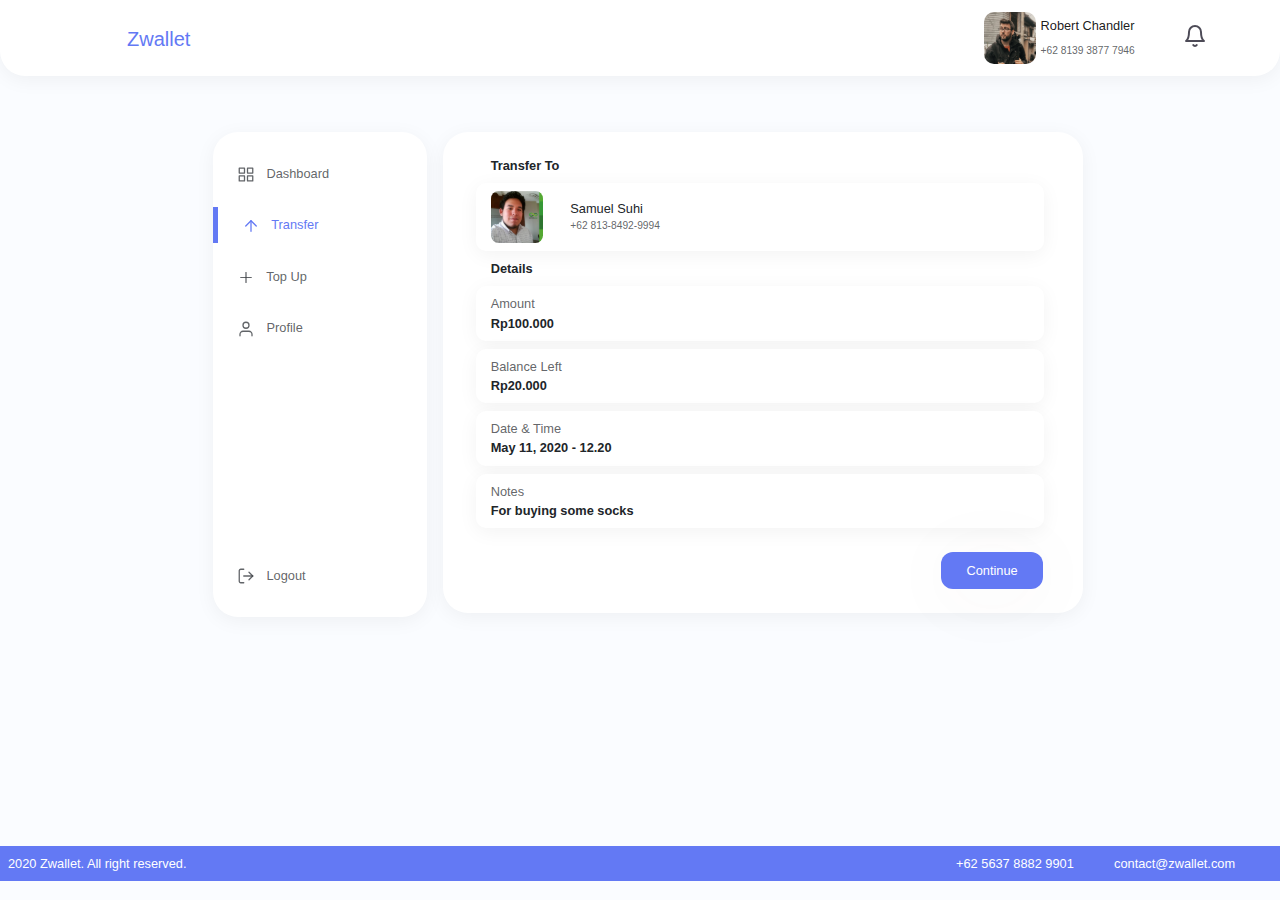
<file: page/confirmation.html>
<!DOCTYPE html>
<html lang="en">

<head>
    <meta charset="UTF-8">
    <meta name="viewport" content="width=device-width, initial-scale=1.0">
    <title>Confirmation</title>
    <link rel="stylesheet" href="https://maxcdn.bootstrapcdn.com/bootstrap/4.0.0/css/bootstrap.min.css"
        integrity="sha384-Gn5384xqQ1aoWXA+058RXPxPg6fy4IWvTNh0E263XmFcJlSAwiGgFAW/dAiS6JXm" crossorigin="anonymous" />
    <link href='https://fonts.googleapis.com/css?family=Nunito' rel='stylesheet'>
    <link href='/assets/css/style.css' rel='stylesheet'>
    <meta name="Description" content="Zwallet">
    <style>

    </style>
</head>

<body class="main-bg fullscreen-with-footer">
    <div class="container-fluid fullscreen-with-footer">
        <div class="row ">
            <!-- START NAV -->
            <div class="col-12 p-0 m-0">
                <nav class="w-100 navbar navbar-expand-md navbar-light bg-white nav-zwallet mb-1 py-1 ">
                    <div class="container-fluid">
                        <h3 class="my-auto"><a class="navbar-brand primary-zwallet pl-5 ml-5" href="#">Zwallet</a></h3>
                        <button class="navbar-toggler" type="button" data-toggle="collapse"
                            data-target="#navbarCollapse">
                            <span class="navbar-toggler-icon"></span>
                        </button>
                        <div class="collapse navbar-collapse w-100 flex-md-column  " id="navbarCollapse">

                            <div class="row  ml-auto small pr-5">
                                <div class="col-1 col-md-3"></div>
                                <div class="col-3 col-md-2">
                                    <ul class="navbar-nav ml-auto h2 ">
                                        <li class="nav-item active">
                                            <a class="nav-link px-2" href="#"><img src="/assets/image/user.svg"
                                                    alt="user" /></a>
                                        </li>
                                    </ul>
                                </div>
                                <div class="col-6 col-md-5 pt-1 ">
                                    <ul class="navbar-nav  ">
                                        <li class="nav-item active">
                                            <a class="nav-link pb-1 pt-2 " href="#">Robert Chandler</a>
                                        </li>
                                    </ul>
                                    <ul class="navbar-nav small ">
                                        <li class="nav-item active">
                                            <a class="nunito-grey nav-link py-1 " href="#">+62 8139 3877 7946</a>
                                        </li>
                                    </ul>
                                </div>
                                <div class="col-1 col-md-2 p-3 ">
                                    <ul class="navbar-nav ">
                                        <li class="nav-item active">
                                            <a class="nav-link py-1" href="#"><img src="/assets/image/notification.svg"
                                                    alt="notification" /></a>
                                        </li>
                                    </ul>
                                </div>
                            </div>

                            <!-- START SUB SIDE NAV -->
                            <div class="  d-block d-sm-none ">
                                <ul class="nav row text-center">
                                    <li class="nav-item col-12 py-2">
                                        <a class="nav-link nunito-grey   " href="home.html">
                                            <img src="/assets/image/dashboard.svg" class="text-left img-1-1rem"
                                                alt="dashboard" />
                                            Dashboard</a>
                                    </li>
                                    <li class="nav-item col-12 py-2">
                                        <a class="nav-link active-sub-side-card nunito-grey "
                                            href="/page/search-receiver.html">
                                            <img src="/assets/image/transfer-active.svg" class="text-left img-1-1rem"
                                                alt="transfer" />
                                            Transfer</a>
                                    </li>
                                    <li class="nav-item col-12 py-2">
                                        <a class="nav-link nunito-grey" href="#">
                                            <img src="/assets/image/top-up.svg" class="pr-2 img-1-1rem" alt="topup" />
                                            Top
                                            Up</a>
                                    </li>
                                    <li class="nav-item col-12 py-2">
                                        <a class="nav-link nunito-grey" href="#">
                                            <img src="/assets/image/profile.svg" class="pr-2 img-1-1rem"
                                                alt="profile" />
                                            Profile</a>
                                    </li>
                                    <li class="nav-item col-12">

                                        <a class="nav-link nunito-grey" href="login.html">
                                            <img src="/assets/image/log-out.svg" class="pr-2 img-1-1rem" alt="logout" />
                                            Logout</a>
                                    </li>
                                </ul>
                            </div>
                            <!-- END SUB SIDE NAV -->
                        </div>
                    </div>
                </nav>
            </div>
            <!-- END NAV -->

        </div>

        <div class="row py-5">

            <div class="col-2  ">

            </div>
            <!-- START SIDE NAV -->
            <div class="col-12 col-md-2 d-none d-sm-block  px-0 mt-1  mr-3 py-3 card-zwallet">
                <ul class="nav flex-column">
                    <li class="nav-item pb-2  py-2">
                        <a class="nav-link  nunito-grey" href="home.html">
                            <img src="/assets/image/dashboard.svg" class="px-2 img-1-1rem" alt="dashboard" />
                            Dashboard</a>
                    </li>
                    <li class="nav-item py-2">
                        <a class="nav-link active-side-card nunito-grey" href="search-receiver.html">
                            <img src="/assets/image/transfer-active.svg" class="px-2 img-1-1rem" alt="transfer" />
                            Transfer</a>
                    </li>
                    <li class="nav-item py-2">
                        <a class="nav-link nunito-grey" href="#">
                            <img src="/assets/image/top-up.svg" class="px-2 img-1-1rem" alt="topup" /> Top
                            Up</a>
                    </li>
                    <li class="nav-item py-2">
                        <a class="nav-link nunito-grey" href="#">
                            <img src="/assets/image/profile.svg" class="px-2 img-1-1rem" alt="profile" />
                            Profile</a>
                    </li>
                    <li class="nav-item bottom mb-4 px-2">

                        <a class="nav-link nunito-grey" href="login.html">
                            <img src="/assets/image/log-out.svg" class="pr-2 img-1-1rem" alt="logout" />
                            Logout</a>
                    </li>
                </ul>
            </div>
            <!-- END SIDE NAV -->
            <div class="col-12 col-md-6 p-4 mt-1  pb-0 pl-5 pt-3 mb-1 card-zwallet h-100">
                <div class="font-weight-bold ">Transfer To</div>
                <div class="row w-100  py-2 my-2 sub-card">
                    <div class="col-4 col-md-3 col-lg-2 pr-0 ">
                        <img src="/assets/image/samuel.svg" class="image-card" alt="user" />
                    </div>
                    <div class="col-8 col-md-7 col-lg-8 pl-0 pt-2">
                        <div>Samuel Suhi</div>
                        <div class="small nunito-grey">+62 813-8492-9994</div>
                    </div>
                </div>
                <div class="font-weight-bold">Details</div>
                <div class="row w-100  py-2 my-2 sub-card">
                    <div class="col-8 col-md-7 col-lg-8 ">
                        <div class="nunito-grey ">Amount</div>
                        <div class="font-weight-bold ">Rp100.000</div>
                    </div>
                </div>
                <div class="row w-100  py-2 my-2 sub-card">
                    <div class="col-8 col-md-7 col-lg-8 ">
                        <div class="nunito-grey ">Balance Left</div>
                        <div class="font-weight-bold ">Rp20.000</div>
                    </div>
                </div>
                <div class="row w-100  py-2 my-2 sub-card">
                    <div class="col-8 col-md-7 col-lg-8 ">
                        <div class="nunito-grey ">Date & Time</div>
                        <div class="font-weight-bold ">May 11, 2020 - 12.20</div>
                    </div>
                </div>
                <div class="row w-100  py-2 my-2 sub-card">
                    <div class="col-8 col-md-7 col-lg-8 ">
                        <div class="nunito-grey ">Notes</div>
                        <div class="font-weight-bold ">For buying some socks</div>
                    </div>
                </div>
                <!-- Button trigger modal -->
                <div class="d-flex justify-content-end">
                    <button type="button" data-toggle="modal" data-target="#confirmation-pin"
                        class="btn bg-primary-zwallet  mr-3 px-4 py-2 mt-3 ">
                        <div class="small text-center px-0">Continue</div>
                    </button>
                </div>

            </div>
        </div>
    </div>

    <!-- STAR FOOT -->
    <footer id="sticky-footer" class="  foot-zwallet p-2 ">
        <div class="row w-100">
            <div class=" col-12 col-md-9  small" href="#">2020 Zwallet. All right reserved.</div>
            <div class="col  ml-auto small" href="#">+62 5637 8882 9901</div>
            <div class="col  small " href="#">contact@zwallet.com</div>
        </div>

    </footer>
    <!-- END FOOT -->


    <!-- Modal -->
    <div class="modal fade " id="confirmation-pin" tabindex="-1" role="dialog" aria-labelledby="exampleModalCenterTitle"
        aria-hidden="true">
        <div class="modal-dialog modal-dialog-centered " role="document">
            <div class="modal-content zwallet-modal p-2">
                <form action="success.html">
                    <div class="modal-header border-0">
                        <h6 class="modal-title pb-0" id="exampleModalLongTitle">Enter PIN to Transfer</h6>
                        <button type="button" class="close " data-dismiss="modal" aria-label="Close">
                            <span aria-hidden="true">&times;</span>
                        </button>
                    </div>
                    <div class="modal-body pt-0">
                        <div class="small nunito-grey">Enter your 6 digits PIN for confirmation to continue transferring
                            money.</div>

                        <div class="form-row pt-4">
                            <div class="col-2 col-md-2 mx-1">

                            </div>
                            <div class="col-1 col-md-1 px-0  mx-1">
                                <input id="codeBox1" type="number" maxlength="1" onkeyup="onKeyUpEvent(1, event)"
                                    onfocus="onFocusEvent(1)" class="form-control px-2" placeholder="_">
                            </div>
                            <div class="col-1 px-0 mx-1">
                                <input id="codeBox2" type="number" maxlength="1" onkeyup="onKeyUpEvent(2, event)"
                                    onfocus="onFocusEvent(2)" class="form-control px-2" placeholder="_">
                            </div>
                            <div class="col-1 px-0 mx-1">
                                <input id="codeBox3" type="number" maxlength="1" onkeyup="onKeyUpEvent(3, event)"
                                    onfocus="onFocusEvent(3)" class="form-control px-2" placeholder="_">
                            </div>
                            <div class="col-1 px-0 mx-1">
                                <input id="codeBox4" type="number" maxlength="1" onkeyup="onKeyUpEvent(4, event)"
                                    onfocus="onFocusEvent(4)" class="form-control px-2" placeholder="_">
                            </div>
                            <div class="col-1 px-0 mx-1">
                                <input id="codeBox5" type="number" maxlength="1" onkeyup="onKeyUpEvent(5, event)"
                                    onfocus="onFocusEvent(5)" class="form-control px-2" placeholder="_">
                            </div>
                            <div class="col-1 px-0 mx-1">
                                <input id="codeBox6" type="number" maxlength="1" onkeyup="onKeyUpEvent(6, event)"
                                    onfocus="onFocusEvent(6)" class="form-control px-2" placeholder="_">
                            </div>
                        </div>

                    </div>
                    <div class="modal-footer border-0">
                        <button type="submit" class="btn bg-primary-zwallet w-30 ml-auto mr-3">
                            <div class="small text-center px-0">Continue</div>
                        </button>
                    </div>
                </form>
            </div>
        </div>
    </div>

    <script src="/assets/js/script.js"></script>
    <script src="https://code.jquery.com/jquery-3.2.1.slim.min.js"
        integrity="sha384-KJ3o2DKtIkvYIK3UENzmM7KCkRr/rE9/Qpg6aAZGJwFDMVNA/GpGFF93hXpG5KkN" crossorigin="anonymous">
    </script>
    <script src="https://cdnjs.cloudflare.com/ajax/libs/popper.js/1.12.9/umd/popper.min.js"
        integrity="sha384-ApNbgh9B+Y1QKtv3Rn7W3mgPxhU9K/ScQsAP7hUibX39j7fakFPskvXusvfa0b4Q" crossorigin="anonymous">
    </script>
    <script src="https://maxcdn.bootstrapcdn.com/bootstrap/4.0.0/js/bootstrap.min.js"
        integrity="sha384-JZR6Spejh4U02d8jOt6vLEHfe/JQGiRRSQQxSfFWpi1MquVdAyjUar5+76PVCmYl" crossorigin="anonymous">
    </script>
</body>

</html>
</file>
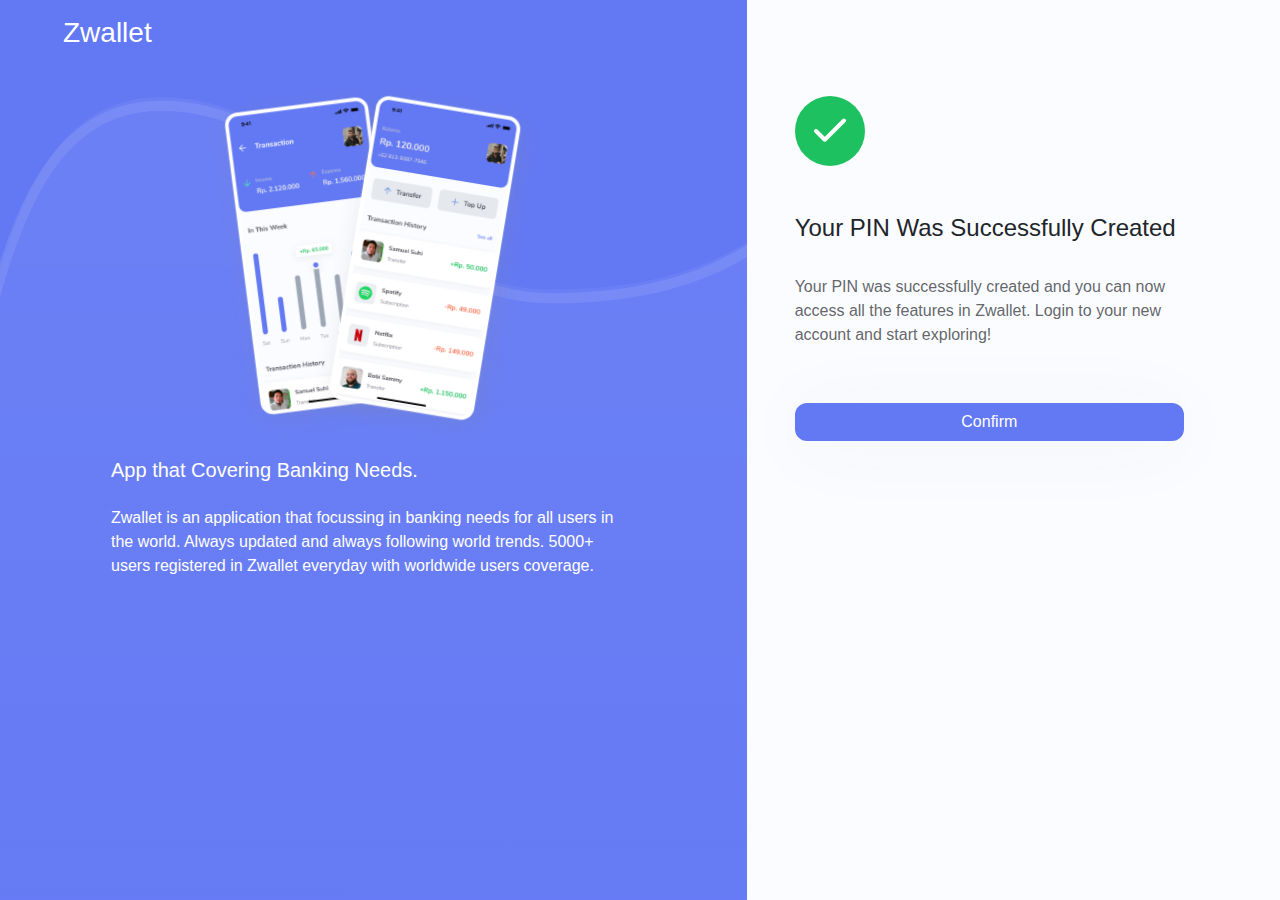
<file: page/enter-pin-success.html>
<!DOCTYPE html>
<html lang="en">

<head>
    <meta charset="UTF-8" />
    <meta name="viewport" content="width=device-width, initial-scale=1.0" />
    <title> PIN Success</title>
    <link rel="stylesheet" href="https://maxcdn.bootstrapcdn.com/bootstrap/4.0.0/css/bootstrap.min.css"
        integrity="sha384-Gn5384xqQ1aoWXA+058RXPxPg6fy4IWvTNh0E263XmFcJlSAwiGgFAW/dAiS6JXm" crossorigin="anonymous" />
    <link href='https://fonts.googleapis.com/css?family=Nunito' rel='stylesheet'>
    <link href='/assets/css/style.css' rel='stylesheet'>
    <link href='/assets/css/login.css' rel='stylesheet'>
    <meta name="Description" content="Zwallet">
</head>

<body class="main-bg h-100">
    <div class="container-fluid h-100 ">
        <div class="row h-100 ">
            <div class="bg-wave d-none d-sm-block col-md-12  col-lg-7 text-white  ">
                <div class="pl-5 pt-3 h3 ">Zwallet</div>
                <div class="d-flex justify-content-center">
                    <img src="/assets/image/phone.svg" class="image-responsive " alt="phone-image" />
                </div>
                <div class=" text-left px-5 mx-5 pb-3">
                    <h5>App that Covering Banking Needs.</h4>
                </div>
                <div class=" text-left px-5 mx-5">
                    Zwallet is an application that focussing in banking needs for all
                    users in the world. Always updated and always following world
                    trends. 5000+ users registered in Zwallet everyday with worldwide
                    users coverage.
                </div>

            </div>
            <div class="col-xs-12 col-sm-12 col-md-12 col-lg-5 p-5  w-100">
                <div class="pr-5">
                    <img src="/assets/image/success.svg" alt="succes" class="py-5"> 
                    <div class="text-left h4">
                        Your PIN Was Successfully Created
                    </div>
                    <p class="text-left nunito-grey py-4">
                        Your PIN was successfully created and you can now access all the features in Zwallet. Login to
                        your new account and start exploring!
                    </p>
                    <form action="login.html">
                        <button type="submit" name="btLogin" class="btn  bg-primary-zwallet w-100 mt-3">Confirm</button>

                    </form>
                </div>
            </div>
        </div>
    </div>



    <script src="https://code.jquery.com/jquery-3.2.1.slim.min.js"
        integrity="sha384-KJ3o2DKtIkvYIK3UENzmM7KCkRr/rE9/Qpg6aAZGJwFDMVNA/GpGFF93hXpG5KkN" crossorigin="anonymous">
    </script>
    <script src="https://cdnjs.cloudflare.com/ajax/libs/popper.js/1.12.9/umd/popper.min.js"
        integrity="sha384-ApNbgh9B+Y1QKtv3Rn7W3mgPxhU9K/ScQsAP7hUibX39j7fakFPskvXusvfa0b4Q" crossorigin="anonymous">
    </script>
    <script src="https://maxcdn.bootstrapcdn.com/bootstrap/4.0.0/js/bootstrap.min.js"
        integrity="sha384-JZR6Spejh4U02d8jOt6vLEHfe/JQGiRRSQQxSfFWpi1MquVdAyjUar5+76PVCmYl" crossorigin="anonymous">
    </script>
</body>

</html>
</file>
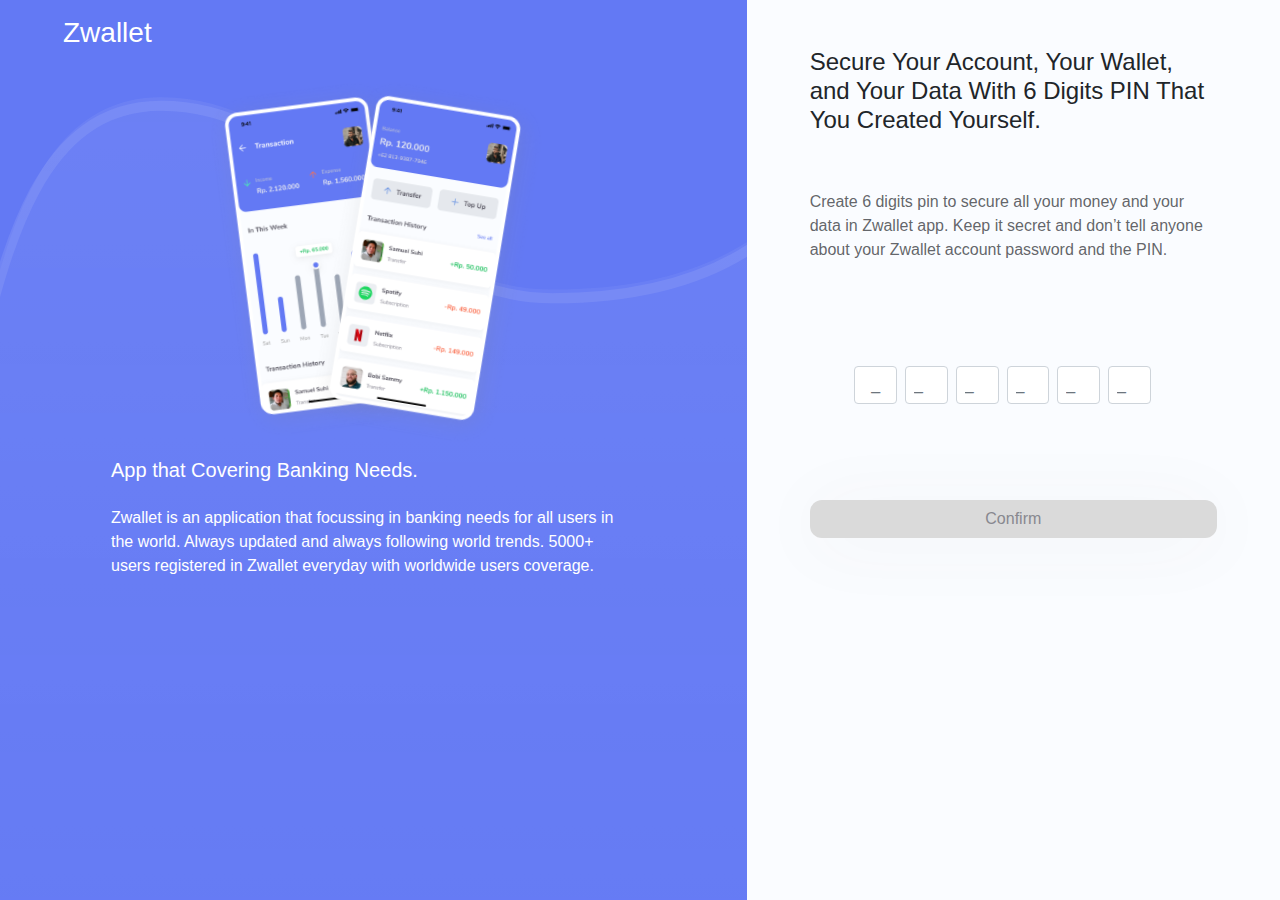
<file: page/enter-pin.html>
<!DOCTYPE html>
<html lang="en">

<head>
    <meta charset="UTF-8" />
    <meta name="viewport" content="width=device-width, initial-scale=1.0" />
    <title>Enter PIN</title>
    <link rel="stylesheet" href="https://maxcdn.bootstrapcdn.com/bootstrap/4.0.0/css/bootstrap.min.css"
        integrity="sha384-Gn5384xqQ1aoWXA+058RXPxPg6fy4IWvTNh0E263XmFcJlSAwiGgFAW/dAiS6JXm" crossorigin="anonymous" />
    <link href='https://fonts.googleapis.com/css?family=Nunito' rel='stylesheet'>
    <link href='/assets/css/style.css' rel='stylesheet'>
    <link href='/assets/css/login.css' rel='stylesheet'>
    <meta name="Description" content="Zwallet">
</head>

<body class="main-bg h-100">
    <div class="container-fluid h-100 ">
        <div class="row h-100 ">
            <div class="bg-wave d-none d-sm-block col-md-12  col-lg-7 text-white  ">
                <div class="pl-5 pt-3 h3 ">Zwallet</div>
                <div class="d-flex justify-content-center">
                    <img src="/assets/image/phone.svg" class="image-responsive " alt="phone-image" />
                </div>
                <div class=" text-left px-5 mx-5 pb-3">
                    <h5>App that Covering Banking Needs.</h4>
                </div>
                <div class=" text-left px-5 mx-5">
                    Zwallet is an application that focussing in banking needs for all
                    users in the world. Always updated and always following world
                    trends. 5000+ users registered in Zwallet everyday with worldwide
                    users coverage.
                </div>

            </div>
            <div class="col-xs-12 col-sm-12 col-md-12 col-lg-5   w-100">
                <div class="">
                    <div class="text-left h4 p-5">
                        Secure Your Account, Your Wallet,
                        and Your Data With 6 Digits PIN
                        That You Created Yourself.
                    </div>
                    <p class="text-left nunito-grey px-5 pt-0">
                        Create 6 digits pin to secure all your money and your data in Zwallet app. Keep it secret and
                        don’t tell anyone about your Zwallet account password and the PIN.
                    </p>
                    <form action="enter-pin-success.html">

                        <div class="form-row pt-4 my-5">
                            <div class="col-1 col-md-1 col-md-2 mx-1">

                            </div>
                            <div class="col-1 col-md-1 px-0 mx-1">
                                <label for="codeBox1" class="nunito-transparent">.</label>
                                <input id="codeBox1" type="number" maxlength="1" onkeyup="onKeyUpEvent(1, event)"
                                    onfocus="onFocusEvent(1)" class="form-control px-2 text-center" placeholder="_">
                            </div>
                            <div class="col-1 col-md-1 px-0 mx-1">
                                <label for="codeBox2" class="nunito-transparent">.</label>
                                <input id="codeBox2" type="number" maxlength="1" onkeyup="onKeyUpEvent(2, event)"
                                    onfocus="onFocusEvent(2)" class="form-control px-2" placeholder="_">
                            </div>
                            <div class="col-1 col-md-1 px-0 mx-1">
                                <label for="codeBox3" class="nunito-transparent">.</label>
                                <input id="codeBox3" type="number" maxlength="1" onkeyup="onKeyUpEvent(3, event)"
                                    onfocus="onFocusEvent(3)" class="form-control px-2" placeholder="_">
                            </div>
                            <div class="col-1 col-md-1 px-0 mx-1">
                                <label for="codeBox4" class="nunito-transparent">.</label>
                                <input id="codeBox4" type="number" maxlength="1" onkeyup="onKeyUpEvent(4, event)"
                                    onfocus="onFocusEvent(4)" class="form-control px-2" placeholder="_">
                            </div>
                            <div class="col-1 col-md-1 px-0 mx-1">
                                <label for="codeBox5" class="nunito-transparent">.</label>
                                <input id="codeBox5" type="number" maxlength="1" onkeyup="onKeyUpEvent(5, event)"
                                    onfocus="onFocusEvent(5)" class="form-control px-2" placeholder="_">
                            </div>
                            <div class="col-1 col-md-1 px-0 mx-1">
                                <label for="codeBox6" class="nunito-transparent">.</label>
                                <input id="codeBox6" type="number" maxlength="1" onkeyup="onKeyUpEvent(6, event)"
                                    onfocus="onFocusEvent(6)" class="form-control px-2" placeholder="_">
                            </div>
                        </div>
                        <div class="px-5">
                            <button type="submit" name="btLogin" class="btn bt-login w-100 x-5 mt-5">Confirm</button>

                        </div>
                        
                    </form>
                </div>
            </div>
        </div>
    </div>


<script src="/assets/js/script.js"></script>
    <script src="https://code.jquery.com/jquery-3.2.1.slim.min.js"
        integrity="sha384-KJ3o2DKtIkvYIK3UENzmM7KCkRr/rE9/Qpg6aAZGJwFDMVNA/GpGFF93hXpG5KkN" crossorigin="anonymous">
    </script>
    <script src="https://cdnjs.cloudflare.com/ajax/libs/popper.js/1.12.9/umd/popper.min.js"
        integrity="sha384-ApNbgh9B+Y1QKtv3Rn7W3mgPxhU9K/ScQsAP7hUibX39j7fakFPskvXusvfa0b4Q" crossorigin="anonymous">
    </script>
    <script src="https://maxcdn.bootstrapcdn.com/bootstrap/4.0.0/js/bootstrap.min.js"
        integrity="sha384-JZR6Spejh4U02d8jOt6vLEHfe/JQGiRRSQQxSfFWpi1MquVdAyjUar5+76PVCmYl" crossorigin="anonymous">
    </script>
</body>

</html>
</file>
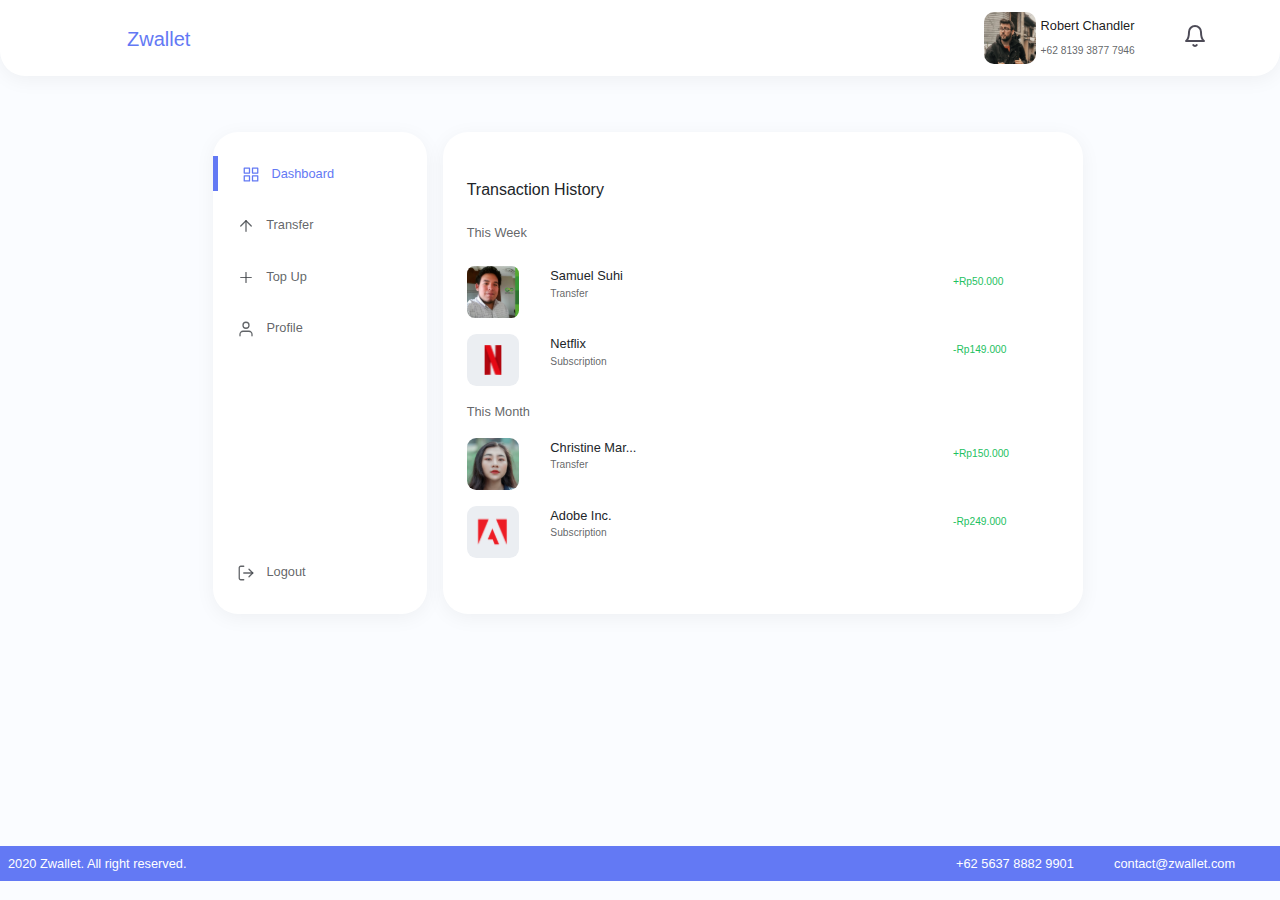
<file: page/history.html>
<!DOCTYPE html>
<html lang="en">

<head>
    <meta charset="UTF-8">
    <meta name="viewport" content="width=device-width, initial-scale=1.0">
    <title>History</title>
    <link rel="stylesheet" href="https://maxcdn.bootstrapcdn.com/bootstrap/4.0.0/css/bootstrap.min.css"
        integrity="sha384-Gn5384xqQ1aoWXA+058RXPxPg6fy4IWvTNh0E263XmFcJlSAwiGgFAW/dAiS6JXm" crossorigin="anonymous" />
    <link href='https://fonts.googleapis.com/css?family=Nunito' rel='stylesheet'>
    <link href='/assets/css/style.css' rel='stylesheet'>
    <meta name="Description" content="Zwallet">
    <style>

    </style>
</head>

<body class="main-bg fullscreen-with-footer">
    <div class="container-fluid fullscreen-with-footer">
        <div class="row ">
            <!-- START NAV -->
            <div class="col-12 p-0 m-0">
                <nav class="w-100 navbar navbar-expand-md navbar-light bg-white nav-zwallet mb-1 py-1 ">
                    <div class="container-fluid">
                        <h3 class="my-auto"><a class="navbar-brand primary-zwallet pl-5 ml-5" href="#">Zwallet</a></h3>
                        <button class="navbar-toggler" type="button" data-toggle="collapse"
                            data-target="#navbarCollapse">
                            <span class="navbar-toggler-icon"></span>
                        </button>
                        <div class="collapse navbar-collapse w-100 flex-md-column  " id="navbarCollapse">

                            <div class="row  ml-auto small pr-5">
                                <div class="col-1 col-md-3"></div>
                                <div class="col-3 col-md-2">
                                    <ul class="navbar-nav ml-auto h2 ">
                                        <li class="nav-item active">
                                            <a class="nav-link px-2" href="#"><img src="/assets/image/user.svg"
                                                    alt="user" /></a>
                                        </li>
                                    </ul>
                                </div>
                                <div class="col-6 col-md-5 pt-1 ">
                                    <ul class="navbar-nav  ">
                                        <li class="nav-item active">
                                            <a class="nav-link pb-1 pt-2 " href="#">Robert Chandler</a>
                                        </li>
                                    </ul>
                                    <ul class="navbar-nav small ">
                                        <li class="nav-item active">
                                            <a class="nunito-grey nav-link py-1 " href="#">+62 8139 3877 7946</a>
                                        </li>
                                    </ul>
                                </div>
                                <div class="col-1 col-md-2 p-3 ">
                                    <ul class="navbar-nav ">
                                        <li class="nav-item active">
                                            <a class="nav-link py-1" href="#"><img src="/assets/image/notification.svg"
                                                    alt="notification" /></a>
                                        </li>
                                    </ul>
                                </div>
                            </div>

                            <!-- START SUB SIDE NAV -->
                            <div class="  d-block d-sm-none ">
                                <ul class="nav row text-center">
                                    <li class="nav-item col-12 py-2">
                                        <a class="nav-link nunito-grey active-sub-side-card  " href="home.html">
                                            <img src="/assets/image/dashboard-active.svg" class="text-left img-1-1rem"
                                                alt="dashboard" />
                                            Dashboard</a>
                                    </li>
                                    <li class="nav-item col-12 py-2">
                                        <a class="nav-link  nunito-grey " href="/page/search-receiver.html">
                                            <img src="/assets/image/transfer.svg" class="text-left img-1-1rem"
                                                alt="transfer" />
                                            Transfer</a>
                                    </li>
                                    <li class="nav-item col-12 py-2">
                                        <a class="nav-link nunito-grey" href="#">
                                            <img src="/assets/image/top-up.svg" class="pr-2 img-1-1rem" alt="topup" />
                                            Top
                                            Up</a>
                                    </li>
                                    <li class="nav-item col-12 py-2">
                                        <a class="nav-link nunito-grey" href="#">
                                            <img src="/assets/image/profile.svg" class="pr-2 img-1-1rem"
                                                alt="profile" />
                                            Profile</a>
                                    </li>
                                    <li class="nav-item col-12">

                                        <a class="nav-link nunito-grey" href="login.html">
                                            <img src="/assets/image/log-out.svg" class="pr-2 img-1-1rem" alt="logout" />
                                            Logout</a>
                                    </li>
                                </ul>
                            </div>
                            <!-- END SUB SIDE NAV -->
                        </div>
                    </div>
                </nav>
            </div>
            <!-- END NAV -->

        </div>

        <div class="row my-5">

            <div class="col-2  ">

            </div>
            <!-- START SIDE NAV -->
            <div class="col-12 col-md-2 d-none d-sm-block  px-0 mt-1 mb-1 mr-3 py-3 card-zwallet">
                <ul class="nav flex-column">
                    <li class="nav-item pb-2  py-2">
                        <a class="nav-link active-side-card  " href="home.html">
                            <img src="/assets/image/dashboard-active.svg" class="px-2 img-1-1rem" alt="dashboard" />
                            Dashboard</a>
                    </li>
                    <li class="nav-item py-2">
                        <a class="nav-link  nunito-grey" href="search-receiver.html">
                            <img src="/assets/image/transfer.svg" class="px-2 img-1-1rem" alt="transfer" />
                            Transfer</a>
                    </li>
                    <li class="nav-item py-2">
                        <a class="nav-link nunito-grey" href="#">
                            <img src="/assets/image/top-up.svg" class="px-2 img-1-1rem" alt="topup" /> Top
                            Up</a>
                    </li>
                    <li class="nav-item py-2">
                        <a class="nav-link nunito-grey" href="#">
                            <img src="/assets/image/profile.svg" class="px-2 img-1-1rem" alt="profile" />
                            Profile</a>
                    </li>
                    <li class="nav-item bottom mb-4 px-2">

                        <a class="nav-link nunito-grey" href="login.html">
                            <img src="/assets/image/log-out.svg" class="pr-2 img-1-1rem" alt="logout" />
                            Logout</a>
                    </li>
                </ul>
            </div>
            <!-- END SIDE NAV -->

            <div class="col-12 col-md-6 p-4 mt-1 mb-1 py-5 card-zwallet">
                <div class="h6 "> Transaction History</div>
                <div class=" nunito-grey py-3">
                    This Week
                </div>
                <div class="row w-100  py-2">
                    <div class="col-3 col-md-3 col-lg-2 pr-0">
                        <img src="/assets/image/samuel.svg" class="image-card" alt="user" />
                    </div>
                    <div class="col-7 col-md-7 col-lg-8 pl-0 ">
                        <div>Samuel Suhi</div>
                        <div class="small nunito-grey">Transfer</div>
                    </div>
                    <div class="col-2 col-md-2 col-lg-2 p-2 nunito-succes small">
                        +Rp50.000
                    </div>
                </div>
                <div class="row w-100  py-2">
                    <div class="col-3 col-md-3 col-lg-2 pr-0">
                        <img src="/assets/image/netflix.svg" class="image-card" alt="user" />
                    </div>
                    <div class="col-7 col-md-7 col-lg-8 pl-0">
                        <div>Netflix</div>
                        <div class="small nunito-grey">Subscription</div>
                    </div>
                    <div class="col-2 col-md-2 col-lg-2 p-2 nunito-succes small">
                        -Rp149.000
                    </div>
                </div>
                <div class=" nunito-grey py-2">
                    This Month
                </div>
                <div class="row w-100 py-2 ">
                    <div class="col-3 col-md-3 col-lg-2 pr-0">
                        <img src="/assets/image/christine.svg" class="image-card" alt="user" />
                    </div>
                    <div class="col-7 col-md-7 col-lg-8 pl-0">
                        <div>Christine Mar...</div>
                        <div class="small nunito-grey">Transfer</div>
                    </div>
                    <div class="col-2 col-md-2 p-2 nunito-succes small">
                        +Rp150.000
                    </div>
                </div>
                <div class="row w-100 py-2">
                    <div class="col-3 col-md-3 col-lg-2 pr-0">
                        <img src="/assets/image/adobe.svg" class="image-card" alt="user" />
                    </div>
                    <div class="col-7 col-md-7 col-lg-8 pl-0">
                        <div>Adobe Inc.</div>
                        <div class="small nunito-grey">Subscription</div>
                    </div>
                    <div class="col-2 col-md-2 col-lg-2 p-2 nunito-succes small">
                        -Rp249.000
                    </div>
                </div>


            </div>
        </div>
    </div>
    <!-- STAR FOOT -->
    <footer class="  foot-zwallet p-2 ">
        <div class="row w-100">
            <div class=" col-12 col-md-9  small" href="#">2020 Zwallet. All right reserved.</div>
            <div class="col  ml-auto small" href="#">+62 5637 8882 9901</div>
            <div class="col  small " href="#">contact@zwallet.com</div>
        </div>

    </footer>
    <!-- END FOOT -->


    <script src="https://code.jquery.com/jquery-3.2.1.slim.min.js"
        integrity="sha384-KJ3o2DKtIkvYIK3UENzmM7KCkRr/rE9/Qpg6aAZGJwFDMVNA/GpGFF93hXpG5KkN" crossorigin="anonymous">
    </script>
    <script src="https://cdnjs.cloudflare.com/ajax/libs/popper.js/1.12.9/umd/popper.min.js"
        integrity="sha384-ApNbgh9B+Y1QKtv3Rn7W3mgPxhU9K/ScQsAP7hUibX39j7fakFPskvXusvfa0b4Q" crossorigin="anonymous">
    </script>
    <script src="https://maxcdn.bootstrapcdn.com/bootstrap/4.0.0/js/bootstrap.min.js"
        integrity="sha384-JZR6Spejh4U02d8jOt6vLEHfe/JQGiRRSQQxSfFWpi1MquVdAyjUar5+76PVCmYl" crossorigin="anonymous">
    </script>
</body>

</html>
</file>
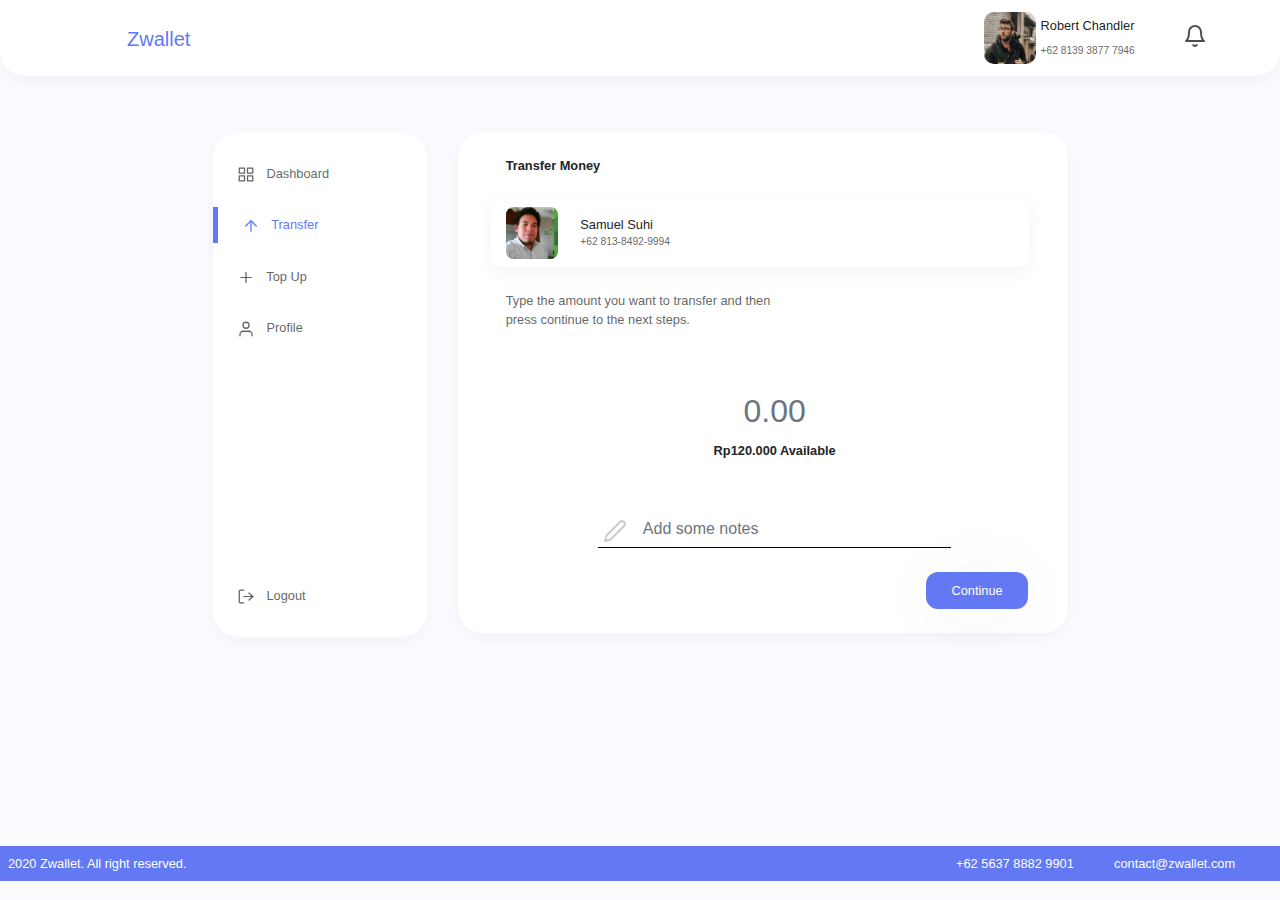
<file: page/input-amount-blank.html>
<!DOCTYPE html>
<html lang="en">

<head>
    <meta charset="UTF-8">
    <meta name="viewport" content="width=device-width, initial-scale=1.0">
    <title>Input Amount Blank</title>
    <link rel="stylesheet" href="https://maxcdn.bootstrapcdn.com/bootstrap/4.0.0/css/bootstrap.min.css"
        integrity="sha384-Gn5384xqQ1aoWXA+058RXPxPg6fy4IWvTNh0E263XmFcJlSAwiGgFAW/dAiS6JXm" crossorigin="anonymous" />
    <link href='https://fonts.googleapis.com/css?family=Nunito' rel='stylesheet'>
    <link href='/assets/css/style.css' rel='stylesheet'>
    <link href='/assets/css/input-amount.css' rel='stylesheet'>
    <meta name="Description" content="Zwallet">
    <style>

    </style>
</head>

<body class="main-bg fullscreen-with-footer">
    <div class="container-fluid fullscreen-with-footer">
        <div class="row ">
            <!-- START NAV -->
            <div class="col-12 p-0 m-0">
                <nav class="w-100 navbar navbar-expand-md navbar-light bg-white nav-zwallet mb-1 py-1 ">
                    <div class="container-fluid">
                        <h3 class="my-auto"><a class="navbar-brand primary-zwallet pl-5 ml-5" href="#">Zwallet</a></h3>
                        <button class="navbar-toggler" type="button" data-toggle="collapse"
                            data-target="#navbarCollapse">
                            <span class="navbar-toggler-icon"></span>
                        </button>
                        <div class="collapse navbar-collapse w-100 flex-md-column  " id="navbarCollapse">

                            <div class="row  ml-auto small pr-5">
                                <div class="col-1 col-md-3"></div>
                                <div class="col-3 col-md-2">
                                    <ul class="navbar-nav ml-auto h2 ">
                                        <li class="nav-item active">
                                            <a class="nav-link px-2" href="#"><img src="/assets/image/user.svg"
                                                    alt="user" /></a>
                                        </li>
                                    </ul>
                                </div>
                                <div class="col-6 col-md-5 pt-1 ">
                                    <ul class="navbar-nav  ">
                                        <li class="nav-item active">
                                            <a class="nav-link pb-1 pt-2 " href="#">Robert Chandler</a>
                                        </li>
                                    </ul>
                                    <ul class="navbar-nav small ">
                                        <li class="nav-item active">
                                            <a class="nunito-grey nav-link py-1 " href="#">+62 8139 3877 7946</a>
                                        </li>
                                    </ul>
                                </div>
                                <div class="col-1 col-md-2 p-3 ">
                                    <ul class="navbar-nav ">
                                        <li class="nav-item active">
                                            <a class="nav-link py-1" href="#"><img src="/assets/image/notification.svg"
                                                    alt="notification" /></a>
                                        </li>
                                    </ul>
                                </div>
                            </div>

                            <!-- START SUB SIDE NAV -->
                            <div class="  d-block d-sm-none ">
                                <ul class="nav row text-center">
                                    <li class="nav-item col-12 py-2">
                                        <a class="nav-link nunito-grey   " href="home.html">
                                            <img src="/assets/image/dashboard.svg" class="text-left img-1-1rem"
                                                alt="dashboard" />
                                            Dashboard</a>
                                    </li>
                                    <li class="nav-item col-12 py-2">
                                        <a class="nav-link active-sub-side-card nunito-grey "
                                            href="/page/search-receiver.html">
                                            <img src="/assets/image/transfer-active.svg" class="text-left img-1-1rem"
                                                alt="transfer" />
                                            Transfer</a>
                                    </li>
                                    <li class="nav-item col-12 py-2">
                                        <a class="nav-link nunito-grey" href="#">
                                            <img src="/assets/image/top-up.svg" class="pr-2 img-1-1rem" alt="topup" />
                                            Top
                                            Up</a>
                                    </li>
                                    <li class="nav-item col-12 py-2">
                                        <a class="nav-link nunito-grey" href="#">
                                            <img src="/assets/image/profile.svg" class="pr-2 img-1-1rem"
                                                alt="profile" />
                                            Profile</a>
                                    </li>
                                    <li class="nav-item col-12">

                                        <a class="nav-link nunito-grey" href="login.html">
                                            <img src="/assets/image/log-out.svg" class="pr-2 img-1-1rem" alt="logout" />
                                            Logout</a>
                                    </li>
                                </ul>
                            </div>
                            <!-- END SUB SIDE NAV -->
                        </div>
                    </div>
                </nav>
            </div>
            <!-- END NAV -->

        </div>

        <div class="row my-5">

            <div class="col-2  ">

            </div>
            <!-- START SIDE NAV -->
            <div class="col-12 col-md-2 d-none d-sm-block  px-0 mt-1  mr-3 py-3 card-zwallet">
                <ul class="nav flex-column">
                    <li class="nav-item pb-2  py-2">
                        <a class="nav-link  nunito-grey" href="home.html">
                            <img src="/assets/image/dashboard.svg" class="px-2 img-1-1rem" alt="dashboard" />
                            Dashboard</a>
                    </li>
                    <li class="nav-item py-2">
                        <a class="nav-link active-side-card nunito-grey" href="search-receiver.html">
                            <img src="/assets/image/transfer-active.svg" class="px-2 img-1-1rem" alt="transfer" />
                            Transfer</a>
                    </li>
                    <li class="nav-item py-2">
                        <a class="nav-link nunito-grey" href="#">
                            <img src="/assets/image/top-up.svg" class="px-2 img-1-1rem" alt="topup" /> Top
                            Up</a>
                    </li>
                    <li class="nav-item py-2">
                        <a class="nav-link nunito-grey" href="#">
                            <img src="/assets/image/profile.svg" class="px-2 img-1-1rem" alt="profile" />
                            Profile</a>
                    </li>
                    <li class="nav-item bottom mb-4 px-2">

                        <a class="nav-link nunito-grey" href="login.html">
                            <img src="/assets/image/log-out.svg" class="pr-2 img-1-1rem" alt="logout" />
                            Logout</a>
                    </li>
                </ul>
            </div>
            <!-- END SIDE NAV -->
            <form action="confirmation.html" class="col-12 col-md-6 ">
                <div class=" p-4 mt-1  pb-0 pl-5 pt-3 mb-1 card-zwallet ">
                    <div class="font-weight-bold ">Transfer Money</div>
                    <div class="row w-100  py-2 my-4 sub-card">
                        <div class="col-4 col-md-3 col-lg-2 pr-0 ">
                            <img src="/assets/image/samuel.svg" class="image-card" alt="user" />
                        </div>
                        <div class="col-8 col-md-7 col-lg-8 pl-0 pt-2">
                            <div>Samuel Suhi</div>
                            <div class="small nunito-grey">+62 813-8492-9994</div>
                        </div>
                    </div>
                    <div class="p nunito-grey ">
                        Type the amount you want to transfer and then
                        <br>
                        press continue to the next steps.
                    </div>
                    <div class=" text-center pt-4 my-0 ">
                        <label for="idr" class="nunito-transparent">.</label>
                        <input type="text" class="form-control flat-form text-center nunito-grey idr mx-auto" name="idr"
                            id="idr" placeholder="0.00" onchange="formatRupiah(this)">
                    </div>
                    <div class="font-weight-bold text-center">
                        Rp120.000 Available
                    </div>
                    <div class=" text-center nunito-grey pt-3 my-2 mx-5 ">
                        <label for="notes" class="nunito-transparent">.</label>
                        <input type="text" name="notes" id="notes" class="form-control flat-form  form-amount-blank"
                            placeholder="Add some notes">
                    </div>
                    <div class="d-flex justify-content-end">
                        <button type="submit" class="btn bg-primary-zwallet mr-3 px-4 py-2 mt-3 ">
                            <div class="small text-center px-0">Continue</div>
                        </button>
                    </div>
            </form>

        </div>
    </div>
    </div>

    <!-- STAR FOOT -->
    <footer id="sticky-footer" class="  foot-zwallet p-2 ">
        <div class="row w-100">
            <div class=" col-12 col-md-9  small" href="#">2020 Zwallet. All right reserved.</div>
            <div class="col  ml-auto small" href="#">+62 5637 8882 9901</div>
            <div class="col  small " href="#">contact@zwallet.com</div>
        </div>

    </footer>
    <!-- END FOOT -->

    <script>
        const formatRupiah = (e) => {
            const number = parseInt(e.value)
            if (number) {
                const currency = new Intl.NumberFormat('id-ID', {
                    style: 'currency',
                    currency: 'IDR'
                }).format(number)
                e.value = currency
            } else {
                e.value = ''
            }
        }
    </script>

    <script src="https://code.jquery.com/jquery-3.2.1.slim.min.js"
        integrity="sha384-KJ3o2DKtIkvYIK3UENzmM7KCkRr/rE9/Qpg6aAZGJwFDMVNA/GpGFF93hXpG5KkN" crossorigin="anonymous">
    </script>
    <script src="https://cdnjs.cloudflare.com/ajax/libs/popper.js/1.12.9/umd/popper.min.js"
        integrity="sha384-ApNbgh9B+Y1QKtv3Rn7W3mgPxhU9K/ScQsAP7hUibX39j7fakFPskvXusvfa0b4Q" crossorigin="anonymous">
    </script>
    <script src="https://maxcdn.bootstrapcdn.com/bootstrap/4.0.0/js/bootstrap.min.js"
        integrity="sha384-JZR6Spejh4U02d8jOt6vLEHfe/JQGiRRSQQxSfFWpi1MquVdAyjUar5+76PVCmYl" crossorigin="anonymous">
    </script>
</body>

</html>
</file>
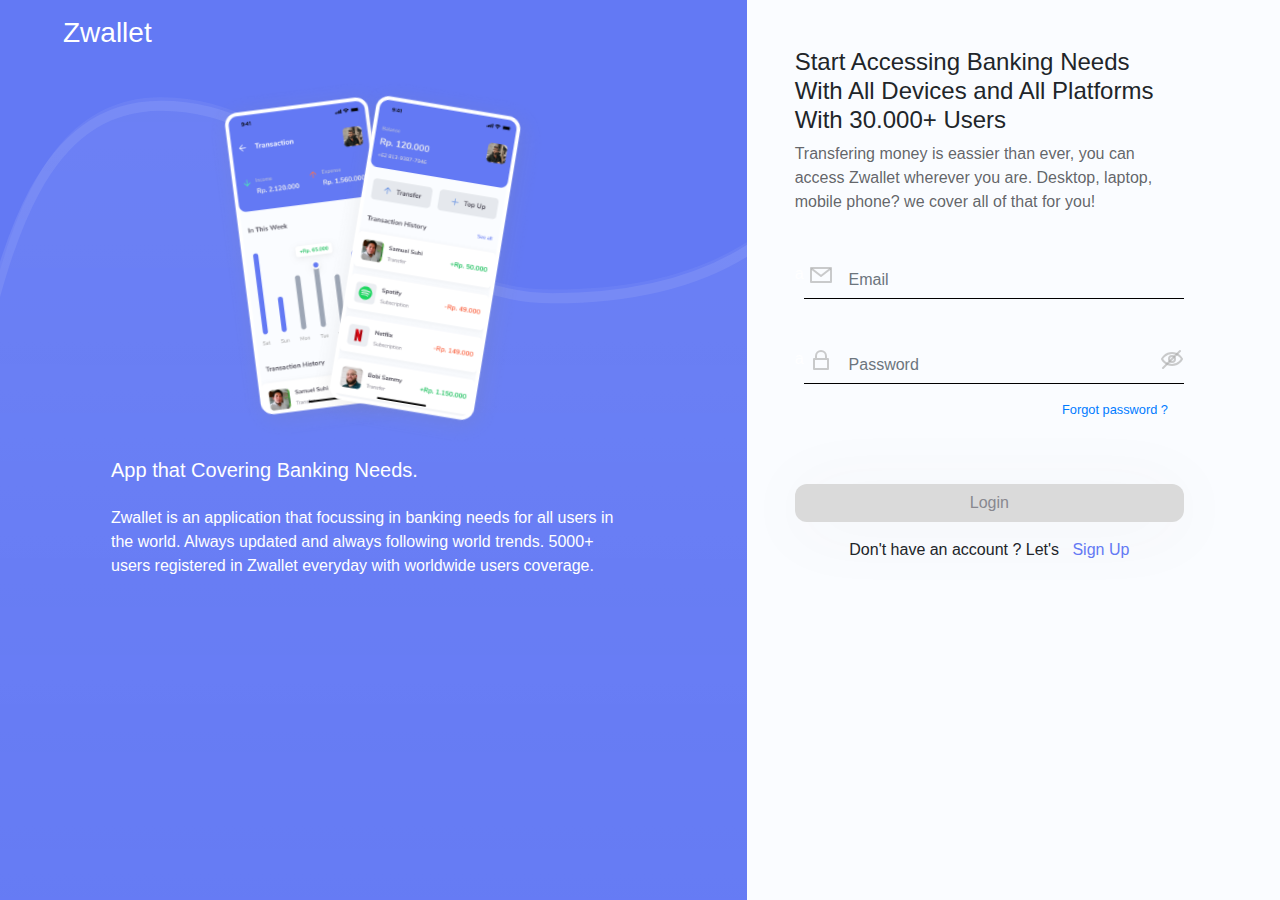
<file: page/login.html>
<!DOCTYPE html>
<html lang="en">

<head>
  <meta charset="UTF-8" />
  <meta name="viewport" content="width=device-width, initial-scale=1.0" />
  <title>Login</title>
  <link rel="stylesheet" href="https://maxcdn.bootstrapcdn.com/bootstrap/4.0.0/css/bootstrap.min.css"
    integrity="sha384-Gn5384xqQ1aoWXA+058RXPxPg6fy4IWvTNh0E263XmFcJlSAwiGgFAW/dAiS6JXm" crossorigin="anonymous" />
  <link href='https://fonts.googleapis.com/css?family=Nunito' rel='stylesheet'>
  <link href='/assets/css/style.css' rel='stylesheet'>
  <link href='/assets/css/login.css' rel='stylesheet'>
  <meta name="Description" content="Zwallet">
</head>

<body class="main-bg h-100">
  <div class="container-fluid h-100 ">
    <div class="row h-100 ">
      <div class="bg-wave d-none d-sm-block col-md-12  col-lg-7 text-white  ">
        <div class="pl-5 pt-3 h3 ">Zwallet</div>
        <div class="d-flex justify-content-center">
          <img src="/assets/image/phone.svg" class="image-responsive " alt="phone-image" />
        </div>
        <div class=" text-left px-5 mx-5 pb-3">
          <h5>App that Covering Banking Needs.</h4>
        </div>
        <div class=" text-left px-5 mx-5">
          Zwallet is an application that focussing in banking needs for all
          users in the world. Always updated and always following world
          trends. 5000+ users registered in Zwallet everyday with worldwide
          users coverage.
        </div>

      </div>
      <div class="col-xs-12 col-sm-12 col-md-12 col-lg-5 p-5  w-100">
        <div class="pr-5">
          <div class="text-left h4">
            Start Accessing Banking Needs With All Devices and All Platforms
            With 30.000+ Users
          </div>
          <p class="text-left nunito-grey">
            Transfering money is eassier than ever, you can access Zwallet
            wherever you are. Desktop, laptop, mobile phone? we cover all of
            that for you!
          </p>
          <form action="home.html">

            <div class="input-group mt-5">
              <label for="email" class="text-white">a</label>

              <input type="email" name="email" id="email" class="form-control form-group form-login flat-form"
                placeholder="Email" />
            </div>
            <div class="input-group mt-5">
              <label for="password" class="text-white">a</label>

              <input type="password" name="password" id="password" class="form-control form-group form-login flat-form"
                placeholder="Password" />
              <img src="/assets/image/eye-crossed.svg" onclick="myFunction()" alt="showpassword" class="show-password">
            </div>
            <small class="d-flex flex-row-reverse p-3 ">
              <a href="">Forgot password ?</a>
            </small>
            <button type="submit" name="btLogin" class="btn bt-login w-100 mt-5">Login</button>
            <div class="text-center mt-3 ">
              Don't have an account ? Let's &nbsp;<a class="primary-zwallet" href="sign-up.html"> Sign Up</a>
            </div>
          </form>
        </div>
      </div>
    </div>
  </div>

  <script src="/assets/js/script.js">
  </script>

  <script src="https://code.jquery.com/jquery-3.2.1.slim.min.js"
    integrity="sha384-KJ3o2DKtIkvYIK3UENzmM7KCkRr/rE9/Qpg6aAZGJwFDMVNA/GpGFF93hXpG5KkN" crossorigin="anonymous">
  </script>
  <script src="https://cdnjs.cloudflare.com/ajax/libs/popper.js/1.12.9/umd/popper.min.js"
    integrity="sha384-ApNbgh9B+Y1QKtv3Rn7W3mgPxhU9K/ScQsAP7hUibX39j7fakFPskvXusvfa0b4Q" crossorigin="anonymous">
  </script>
  <script src="https://maxcdn.bootstrapcdn.com/bootstrap/4.0.0/js/bootstrap.min.js"
    integrity="sha384-JZR6Spejh4U02d8jOt6vLEHfe/JQGiRRSQQxSfFWpi1MquVdAyjUar5+76PVCmYl" crossorigin="anonymous">
  </script>
</body>

</html>
</file>
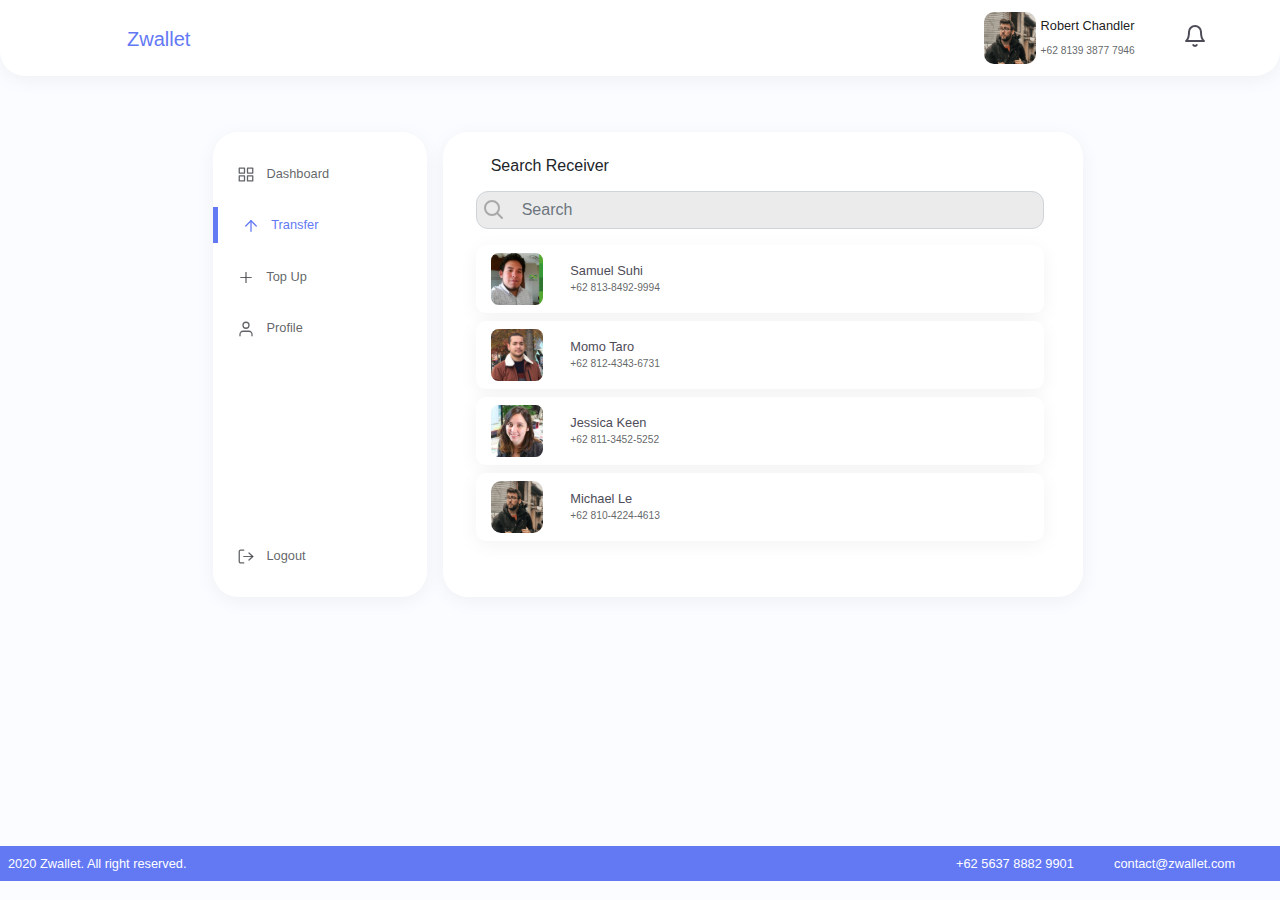
<file: page/search-receiver.html>
<!DOCTYPE html>
<html lang="en">

<head>
    <meta charset="UTF-8">
    <meta name="viewport" content="width=device-width, initial-scale=1.0">
    <title>Search Recevier</title>
    <link rel="stylesheet" href="https://maxcdn.bootstrapcdn.com/bootstrap/4.0.0/css/bootstrap.min.css"
        integrity="sha384-Gn5384xqQ1aoWXA+058RXPxPg6fy4IWvTNh0E263XmFcJlSAwiGgFAW/dAiS6JXm" crossorigin="anonymous" />
    <link href='https://fonts.googleapis.com/css?family=Nunito' rel='stylesheet'>
    <link href='/assets/css/style.css' rel='stylesheet'>
    <link href='/assets/css/search-receiver.css' rel='stylesheet'>
    <meta name="Description" content="Zwallet">
    <style>

    </style>
</head>

<body class="main-bg fullscreen-with-footer">
    <div class="container-fluid fullscreen-with-footer">
        <div class="row ">
            <!-- START NAV -->
            <div class="col-12 p-0 m-0">
                <nav class="w-100 navbar navbar-expand-md navbar-light bg-white nav-zwallet mb-1 py-1 ">
                    <div class="container-fluid">
                        <h3 class="my-auto"><a class="navbar-brand primary-zwallet pl-5 ml-5" href="#">Zwallet</a></h3>
                        <button class="navbar-toggler" type="button" data-toggle="collapse"
                            data-target="#navbarCollapse">
                            <span class="navbar-toggler-icon"></span>
                        </button>
                        <div class="collapse navbar-collapse w-100 flex-md-column  " id="navbarCollapse">

                            <div class="row  ml-auto small pr-5">
                                <div class="col-1 col-md-3"></div>
                                <div class="col-3 col-md-2">
                                    <ul class="navbar-nav ml-auto h2 ">
                                        <li class="nav-item active">
                                            <a class="nav-link px-2" href="#"><img src="/assets/image/user.svg"
                                                    alt="user" /></a>
                                        </li>
                                    </ul>
                                </div>
                                <div class="col-6 col-md-5 pt-1 ">
                                    <ul class="navbar-nav  ">
                                        <li class="nav-item active">
                                            <a class="nav-link pb-1 pt-2 " href="#">Robert Chandler</a>
                                        </li>
                                    </ul>
                                    <ul class="navbar-nav small ">
                                        <li class="nav-item active">
                                            <a class="nunito-grey nav-link py-1 " href="#">+62 8139 3877 7946</a>
                                        </li>
                                    </ul>
                                </div>
                                <div class="col-1 col-md-2 p-3 ">
                                    <ul class="navbar-nav ">
                                        <li class="nav-item active">
                                            <a class="nav-link py-1" href="#"><img src="/assets/image/notification.svg"
                                                    alt="notification" /></a>
                                        </li>
                                    </ul>
                                </div>
                            </div>

                            <!-- START SUB SIDE NAV -->
                            <div class="  d-block d-sm-none ">
                                <ul class="nav row text-center">
                                    <li class="nav-item col-12 py-2">
                                        <a class="nav-link nunito-grey   " href="home.html">
                                            <img src="/assets/image/dashboard.svg" class="text-left img-1-1rem"
                                                alt="dashboard" />
                                            Dashboard</a>
                                    </li>
                                    <li class="nav-item col-12 py-2">
                                        <a class="nav-link active-sub-side-card nunito-grey "
                                            href="/page/search-receiver.html">
                                            <img src="/assets/image/transfer-active.svg" class="text-left img-1-1rem"
                                                alt="transfer" />
                                            Transfer</a>
                                    </li>
                                    <li class="nav-item col-12 py-2">
                                        <a class="nav-link nunito-grey" href="#">
                                            <img src="/assets/image/top-up.svg" class="pr-2 img-1-1rem" alt="topup" />
                                            Top
                                            Up</a>
                                    </li>
                                    <li class="nav-item col-12 py-2">
                                        <a class="nav-link nunito-grey" href="#">
                                            <img src="/assets/image/profile.svg" class="pr-2 img-1-1rem"
                                                alt="profile" />
                                            Profile</a>
                                    </li>
                                    <li class="nav-item col-12">

                                        <a class="nav-link nunito-grey" href="login.html">
                                            <img src="/assets/image/log-out.svg" class="pr-2 img-1-1rem" alt="logout" />
                                            Logout</a>
                                    </li>
                                </ul>
                            </div>
                            <!-- END SUB SIDE NAV -->
                        </div>
                    </div>
                </nav>
            </div>
            <!-- END NAV -->

        </div>

        <div class="row py-5">

            <div class="col-2  ">

            </div>
            <!-- START SIDE NAV -->
            <div class="col-12 col-md-2 d-none d-sm-block  px-0 mt-1  mr-3 py-3 card-zwallet">
                <ul class="nav flex-column">
                    <li class="nav-item pb-2  py-2">
                        <a class="nav-link  nunito-grey" href="home.html">
                            <img src="/assets/image/dashboard.svg" class="px-2 img-1-1rem" alt="dashboard" />
                            Dashboard</a>
                    </li>
                    <li class="nav-item py-2">
                        <a class="nav-link active-side-card nunito-grey" href="search-receiver.html">
                            <img src="/assets/image/transfer-active.svg" class="px-2 img-1-1rem" alt="transfer" />
                            Transfer</a>
                    </li>
                    <li class="nav-item py-2">
                        <a class="nav-link nunito-grey" href="#">
                            <img src="/assets/image/top-up.svg" class="px-2 img-1-1rem" alt="topup" /> Top
                            Up</a>
                    </li>
                    <li class="nav-item py-2">
                        <a class="nav-link nunito-grey" href="#">
                            <img src="/assets/image/profile.svg" class="px-2 img-1-1rem" alt="profile" />
                            Profile</a>
                    </li>
                    <li class="nav-item bottom mb-4 px-2">

                        <a class="nav-link nunito-grey" href="login.html">
                            <img src="/assets/image/log-out.svg" class="pr-2 img-1-1rem" alt="logout" />
                            Logout</a>
                    </li>
                </ul>
            </div>
            <!-- END SIDE NAV -->
            <div class="col-12 col-md-6 p-4 mt-1  pb-5 pl-5 pt-4 card-zwallet h-100">
                <div class="h6">Search Receiver</div>
                <input class="form-control form-search row my-3" type="text" placeholder="Search" aria-label="Search">
                <a class="row w-100  py-2 my-2 sub-card zwallet-link" href="input-amount-blank.html">
                    <div class="col-4 col-md-3 col-lg-2 pr-0 ">
                        <img src="/assets/image/samuel.svg" class="image-card" alt="user" />
                    </div>
                    <div class="col-8 col-md-7 col-lg-8 pl-0 pt-2">
                        <div>Samuel Suhi</div>
                        <div class="small nunito-grey">+62 813-8492-9994</div>
                    </div>
                </a>
                <a class="row w-100  py-2 my-2 sub-card zwallet-link" href="">
                    <div class="col-4 col-md-3 col-lg-2 pr-0 ">
                        <img src="/assets/image/momo.svg" class="image-card" alt="user" />
                    </div>
                    <div class="col-8 col-md-7 col-lg-8 pl-0 pt-2">
                        <div>Momo Taro</div>
                        <div class="small nunito-grey">+62 812-4343-6731</div>
                    </div>
                </a>
                <a class="row w-100  py-2 my-2 sub-card zwallet-link" href="">
                    <div class="col-4 col-md-3 col-lg-2 pr-0 ">
                        <img src="/assets/image/jessica.svg" class="image-card" alt="user" />
                    </div>
                    <div class="col-8 col-md-7 col-lg-8 pl-0 pt-2">
                        <div>Jessica Keen</div>
                        <div class="small nunito-grey">+62 811-3452-5252</div>
                    </div>
                </a>
                <a class="row w-100  py-2 my-2 sub-card zwallet-link" href="">
                    <div class="col-4 col-md-3 col-lg-2 pr-0 ">
                        <img src="/assets/image/user.svg" class="image-card" alt="user" />
                    </div>
                    <div class="col-8 col-md-7 col-lg-8 pl-0 pt-2">
                        <div>Michael Le</div>
                        <div class="small nunito-grey">+62 810-4224-4613</div>
                    </div>
                </a>


            </div>
        </div>
    </div>
    <!-- STAR FOOT -->
    <footer id="sticky-footer" class="  foot-zwallet p-2 ">
        <div class="row w-100">
            <div class=" col-12 col-md-9  small" href="#">2020 Zwallet. All right reserved.</div>
            <div class="col  ml-auto small" href="#">+62 5637 8882 9901</div>
            <div class="col  small " href="#">contact@zwallet.com</div>
        </div>

    </footer>
    <!-- END FOOT -->


    <script src="https://code.jquery.com/jquery-3.2.1.slim.min.js"
        integrity="sha384-KJ3o2DKtIkvYIK3UENzmM7KCkRr/rE9/Qpg6aAZGJwFDMVNA/GpGFF93hXpG5KkN" crossorigin="anonymous">
    </script>
    <script src="https://cdnjs.cloudflare.com/ajax/libs/popper.js/1.12.9/umd/popper.min.js"
        integrity="sha384-ApNbgh9B+Y1QKtv3Rn7W3mgPxhU9K/ScQsAP7hUibX39j7fakFPskvXusvfa0b4Q" crossorigin="anonymous">
    </script>
    <script src="https://maxcdn.bootstrapcdn.com/bootstrap/4.0.0/js/bootstrap.min.js"
        integrity="sha384-JZR6Spejh4U02d8jOt6vLEHfe/JQGiRRSQQxSfFWpi1MquVdAyjUar5+76PVCmYl" crossorigin="anonymous">
    </script>
</body>

</html>
</file>
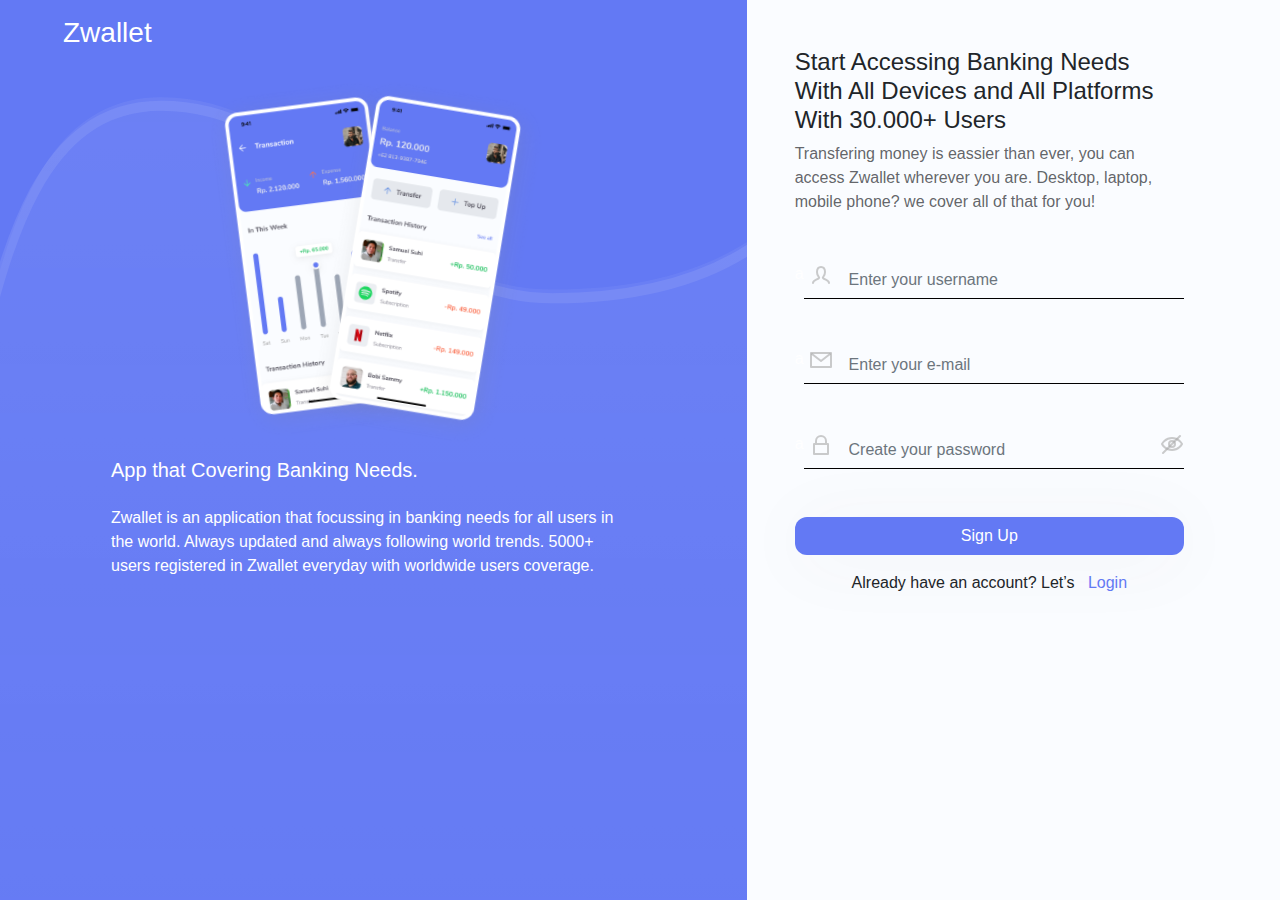
<file: page/sign-up.html>
<!DOCTYPE html>
<html lang="en">

<head>
  <meta charset="UTF-8" />
  <meta name="viewport" content="width=device-width, initial-scale=1.0" />
  <title>Sign Up</title>
  <link rel="stylesheet" href="https://maxcdn.bootstrapcdn.com/bootstrap/4.0.0/css/bootstrap.min.css"
    integrity="sha384-Gn5384xqQ1aoWXA+058RXPxPg6fy4IWvTNh0E263XmFcJlSAwiGgFAW/dAiS6JXm" crossorigin="anonymous" />
  <link href='https://fonts.googleapis.com/css?family=Nunito' rel='stylesheet'>
  <link href='/assets/css/style.css' rel='stylesheet'>
  <link href='/assets/css/login.css' rel='stylesheet'>
  <meta name="Description" content="Zwallet">
</head>

<body class="main-bg h-100">
  <div class="container-fluid h-100 ">
    <div class="row h-100 ">
      <div class="bg-wave d-none d-sm-block col-md-12  col-lg-7 text-white  ">
        <div class="pl-5 pt-3 h3 ">Zwallet</div>
        <div class="d-flex justify-content-center">
          <img src="/assets/image/phone.svg" class="image-responsive " alt="phone-image" />
        </div>
        <div class=" text-left px-5 mx-5 pb-3">
          <h5>App that Covering Banking Needs.</h4>
        </div>
        <div class=" text-left px-5 mx-5">
          Zwallet is an application that focussing in banking needs for all
          users in the world. Always updated and always following world
          trends. 5000+ users registered in Zwallet everyday with worldwide
          users coverage.
        </div>

      </div>
      <div class="col-xs-12 col-sm-12 col-md-12 col-lg-5 p-5  w-100">
        <div class="pr-5">
          <div class="text-left h4">
            Start Accessing Banking Needs With All Devices and All Platforms
            With 30.000+ Users
          </div>
          <p class="text-left nunito-grey">
            Transfering money is eassier than ever, you can access Zwallet
            wherever you are. Desktop, laptop, mobile phone? we cover all of
            that for you!
          </p>
          <form action="enter-pin.html">

            <div class="input-group mt-5">
              <label for="username" class="text-white">a</label>

              <input type="text" name="username" id="username" class="form-control form-group form-login flat-form username"
                placeholder="Enter your username " />
            </div>
            <div class="input-group mt-5">
              <label for="email" class="text-white">a</label>

              <input type="email" name="email" id="email" class="form-control form-group form-login flat-form"
                placeholder="Enter your e-mail" />
            </div>
            <div class="input-group mt-5">
              <label for="password" class="text-white">a</label>

              <input type="password" name="password" id="password" class="form-control form-group form-login flat-form"
                placeholder="Create your password" />
              <img src="/assets/image/eye-crossed.svg" onclick="myFunction()" alt="showpassword" class="show-password">
            </div>
            <button type="submit" name="btLogin" class="btn bg-primary-zwallet w-100 mt-5">Sign Up</button>
            <div class="text-center mt-3 ">
                Already have an account? Let’s  &nbsp;<a class="primary-zwallet" href="login.html"> Login</a>
            </div>
          </form>
        </div>
      </div>
    </div>
  </div>

  <script src="/assets/js/script.js">
  </script>

  <script src="https://code.jquery.com/jquery-3.2.1.slim.min.js"
    integrity="sha384-KJ3o2DKtIkvYIK3UENzmM7KCkRr/rE9/Qpg6aAZGJwFDMVNA/GpGFF93hXpG5KkN" crossorigin="anonymous">
  </script>
  <script src="https://cdnjs.cloudflare.com/ajax/libs/popper.js/1.12.9/umd/popper.min.js"
    integrity="sha384-ApNbgh9B+Y1QKtv3Rn7W3mgPxhU9K/ScQsAP7hUibX39j7fakFPskvXusvfa0b4Q" crossorigin="anonymous">
  </script>
  <script src="https://maxcdn.bootstrapcdn.com/bootstrap/4.0.0/js/bootstrap.min.js"
    integrity="sha384-JZR6Spejh4U02d8jOt6vLEHfe/JQGiRRSQQxSfFWpi1MquVdAyjUar5+76PVCmYl" crossorigin="anonymous">
  </script>
</body>

</html>
</file>
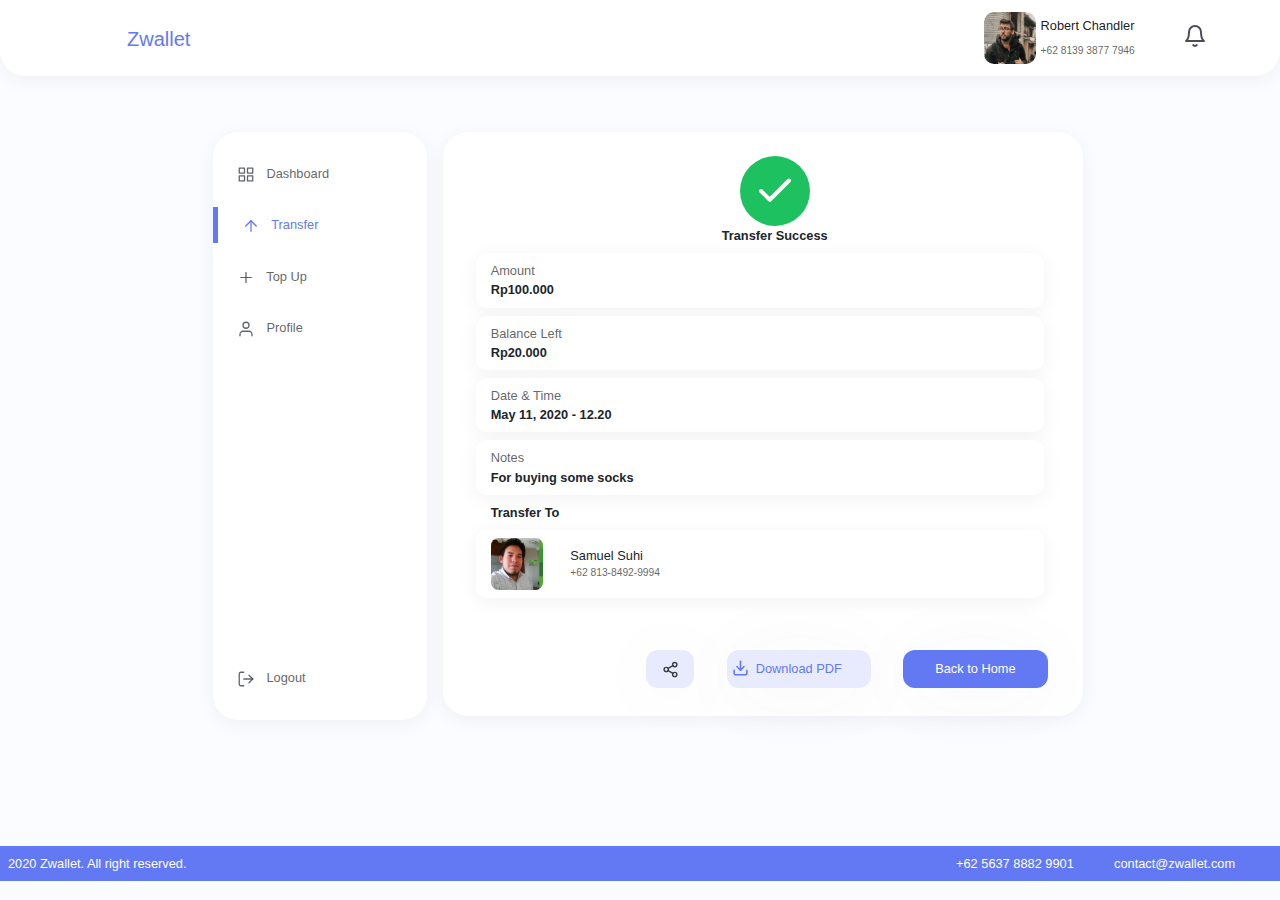
<file: page/success.html>
<!DOCTYPE html>
<html lang="en">

<head>
    <meta charset="UTF-8" />
    <meta name="viewport" content="width=device-width, initial-scale=1.0" />
    <title>Success</title>
    <link rel="stylesheet" href="https://maxcdn.bootstrapcdn.com/bootstrap/4.0.0/css/bootstrap.min.css"
        integrity="sha384-Gn5384xqQ1aoWXA+058RXPxPg6fy4IWvTNh0E263XmFcJlSAwiGgFAW/dAiS6JXm" crossorigin="anonymous" />
    <link href="https://fonts.googleapis.com/css?family=Nunito" rel="stylesheet" />
    <link href="/assets/css/style.css" rel="stylesheet" />
    <meta name="Description" content="Zwallet" />
    <style></style>
</head>

<body class="main-bg fullscreen-with-footer">
    <div class="container-fluid fullscreen-with-footer">
        <div class="row">
            <!-- START NAV -->
            <div class="col-12 p-0 m-0">
                <nav class="w-100 navbar navbar-expand-md navbar-light bg-white nav-zwallet mb-1 py-1">
                    <div class="container-fluid">
                        <h3 class="my-auto">
                            <a class="navbar-brand primary-zwallet pl-5 ml-5" href="#">Zwallet</a>
                        </h3>
                        <button class="navbar-toggler" type="button" data-toggle="collapse"
                            data-target="#navbarCollapse">
                            <span class="navbar-toggler-icon"></span>
                        </button>
                        <div class="collapse navbar-collapse w-100 flex-md-column" id="navbarCollapse">
                            <div class="row ml-auto small pr-5">
                                <div class="col-1 col-md-3"></div>
                                <div class="col-3 col-md-2">
                                    <ul class="navbar-nav ml-auto h2">
                                        <li class="nav-item active">
                                            <a class="nav-link px-2" href="#"><img src="/assets/image/user.svg"
                                                    alt="user" /></a>
                                        </li>
                                    </ul>
                                </div>
                                <div class="col-6 col-md-5 pt-1">
                                    <ul class="navbar-nav">
                                        <li class="nav-item active">
                                            <a class="nav-link pb-1 pt-2" href="#">Robert Chandler</a>
                                        </li>
                                    </ul>
                                    <ul class="navbar-nav small">
                                        <li class="nav-item active">
                                            <a class="nunito-grey nav-link py-1" href="#">+62 8139 3877 7946</a>
                                        </li>
                                    </ul>
                                </div>
                                <div class="col-1 col-md-2 p-3">
                                    <ul class="navbar-nav">
                                        <li class="nav-item active">
                                            <a class="nav-link py-1" href="#"><img src="/assets/image/notification.svg"
                                                    alt="notification" /></a>
                                        </li>
                                    </ul>
                                </div>
                            </div>

                            <!-- START SUB SIDE NAV -->
                            <div class="d-block d-sm-none">
                                <ul class="nav row text-center">
                                    <li class="nav-item col-12 py-2">
                                        <a class="nav-link nunito-grey" href="home.html">
                                            <img src="/assets/image/dashboard.svg" class="text-left img-1-1rem"
                                                alt="dashboard" />
                                            Dashboard</a>
                                    </li>
                                    <li class="nav-item col-12 py-2">
                                        <a class="nav-link active-sub-side-card nunito-grey"
                                            href="/page/search-receiver.html">
                                            <img src="/assets/image/transfer-active.svg" class="text-left img-1-1rem"
                                                alt="transfer" />
                                            Transfer</a>
                                    </li>
                                    <li class="nav-item col-12 py-2">
                                        <a class="nav-link nunito-grey" href="#">
                                            <img src="/assets/image/top-up.svg" class="pr-2 img-1-1rem" alt="topup" />
                                            Top Up</a>
                                    </li>
                                    <li class="nav-item col-12 py-2">
                                        <a class="nav-link nunito-grey" href="#">
                                            <img src="/assets/image/profile.svg" class="pr-2 img-1-1rem"
                                                alt="profile" />
                                            Profile</a>
                                    </li>
                                    <li class="nav-item col-12">
                                        <a class="nav-link nunito-grey" href="login.html">
                                            <img src="/assets/image/log-out.svg" class="pr-2 img-1-1rem" alt="logout" />
                                            Logout</a>
                                    </li>
                                </ul>
                            </div>
                            <!-- END SUB SIDE NAV -->
                        </div>
                    </div>
                </nav>
            </div>
            <!-- END NAV -->
        </div>

        <div class="row py-5">
            <div class="col-2"></div>
            <!-- START SIDE NAV -->
            <div class="col-12 col-md-2 d-none d-sm-block px-0 mt-1 mr-3 py-3 card-zwallet">
                <ul class="nav flex-column">
                    <li class="nav-item pb-2 py-2">
                        <a class="nav-link nunito-grey" href="home.html">
                            <img src="/assets/image/dashboard.svg" class="px-2 img-1-1rem" alt="dashboard" />
                            Dashboard</a>
                    </li>
                    <li class="nav-item py-2">
                        <a class="nav-link active-side-card nunito-grey" href="search-receiver.html">
                            <img src="/assets/image/transfer-active.svg" class="px-2 img-1-1rem" alt="transfer" />
                            Transfer</a>
                    </li>
                    <li class="nav-item py-2">
                        <a class="nav-link nunito-grey" href="#">
                            <img src="/assets/image/top-up.svg" class="px-2 img-1-1rem" alt="topup" />
                            Top Up</a>
                    </li>
                    <li class="nav-item py-2">
                        <a class="nav-link nunito-grey" href="#">
                            <img src="/assets/image/profile.svg" class="px-2 img-1-1rem" alt="profile" />
                            Profile</a>
                    </li>
                    <li class="nav-item bottom mb-4 px-2">
                        <a class="nav-link nunito-grey" href="login.html">
                            <img src="/assets/image/log-out.svg" class="pr-2 img-1-1rem" alt="logout" />
                            Logout</a>
                    </li>
                </ul>
            </div>
            <!-- END SIDE NAV -->
            <div class="col-12 col-md-6 p-4 mt-1 pb-0 pl-5 pt-3 mb-1 card-zwallet h-100">
                <div class="d-flex justify-content-center">
                    <img src="/assets/image/success.svg" alt="succes" />
                </div>
                <div class="font-weight-bold text-center">Transfer Success</div>
                <div class="row w-100 py-2 my-2 sub-card">
                    <div class="col-8 col-md-7 col-lg-8">
                        <div class="nunito-grey">Amount</div>
                        <div class="font-weight-bold">Rp100.000</div>
                    </div>
                </div>
                <div class="row w-100 py-2 my-2 sub-card">
                    <div class="col-8 col-md-7 col-lg-8">
                        <div class="nunito-grey">Balance Left</div>
                        <div class="font-weight-bold">Rp20.000</div>
                    </div>
                </div>
                <div class="row w-100 py-2 my-2 sub-card">
                    <div class="col-8 col-md-7 col-lg-8">
                        <div class="nunito-grey">Date & Time</div>
                        <div class="font-weight-bold">May 11, 2020 - 12.20</div>
                    </div>
                </div>
                <div class="row w-100 py-2 my-2 sub-card">
                    <div class="col-8 col-md-7 col-lg-8">
                        <div class="nunito-grey">Notes</div>
                        <div class="font-weight-bold">For buying some socks</div>
                    </div>
                </div>
                <div class="font-weight-bold">Transfer To</div>
                <div class="row w-100 py-2 my-2 sub-card">
                    <div class="col-4 col-md-3 col-lg-2 pr-0">
                        <img src="/assets/image/samuel.svg" class="image-card" alt="user" />
                    </div>
                    <div class="col-8 col-md-7 col-lg-8 pl-0 pt-2">
                        <div>Samuel Suhi</div>
                        <div class="small nunito-grey">+62 813-8492-9994</div>
                    </div>
                </div>

                <div class="form-row mt-5">
                    <div class="col-0 col-md-0 col-lg-3"></div>
                    <button type="button"
                        class="btn bg-secondary-zwallet radius-12 ml-auto mr-3 col-12 col-md-12 col-lg-1 my-1">
                        <img src="/assets/image/share.svg" alt="download" class="img-1-1rem" />
                    </button>
                    <button type="button"
                        class="btn bg-secondary-zwallet radius-12 ml-auto mr-3 col-12 col-md-12 col-lg-3 my-1">
                        <img src="/assets/image/download.svg" alt="download" class="img-1-1rem left px-1" />

                        <div class="small text-center">Download PDF</div>
                    </button>
                    <button type="button"
                        class="btn bg-primary-zwallet radius-12 ml-auto mr-3 col-12 col-md-12 col-lg-3 my-1"
                        onclick="window.location.assign('home.html'); ">
                        <div class="small text-center px-0">Back to Home</div>
                    </button>
                </div>
            </div>
        </div>
    </div>

    <!-- STAR FOOT -->
    <footer id="sticky-footer" class="foot-zwallet p-2">
        <div class="row w-100">
            <div class="col-12 col-md-9 small" href="#">
                2020 Zwallet. All right reserved.
            </div>
            <div class="col ml-auto small" href="#">+62 5637 8882 9901</div>
            <div class="col small" href="#">contact@zwallet.com</div>
        </div>
    </footer>
    <!-- END FOOT -->

    <script src="https://code.jquery.com/jquery-3.2.1.slim.min.js"
        integrity="sha384-KJ3o2DKtIkvYIK3UENzmM7KCkRr/rE9/Qpg6aAZGJwFDMVNA/GpGFF93hXpG5KkN" crossorigin="anonymous">
    </script>
    <script src="https://cdnjs.cloudflare.com/ajax/libs/popper.js/1.12.9/umd/popper.min.js"
        integrity="sha384-ApNbgh9B+Y1QKtv3Rn7W3mgPxhU9K/ScQsAP7hUibX39j7fakFPskvXusvfa0b4Q" crossorigin="anonymous">
    </script>
    <script src="https://maxcdn.bootstrapcdn.com/bootstrap/4.0.0/js/bootstrap.min.js"
        integrity="sha384-JZR6Spejh4U02d8jOt6vLEHfe/JQGiRRSQQxSfFWpi1MquVdAyjUar5+76PVCmYl" crossorigin="anonymous">
    </script>
</body>

</html>
</file>
<file: assets/css/style.css>
html {
  font-family: Nunito Sans;
}
.main-bg {
  background-color: #fafcff;
}

html,
body .fullscreen {
  min-height: 100vh;
  height: 100%;
}
html,
body .fullscreen-with-footer {
  min-height: 94vh;
}

.bg-wave {
  background: url("../image/wave.svg") repeat;
}


.bg-primary-zwallet {
  background-color: rgba(99, 121, 244, 1) !important;
  color: rgba(255, 255, 255, 1);
}
.bg-secondary-zwallet {
  background-color: rgba(99, 121, 244, 0.15) !important;
  color: rgba(99, 121, 244, 1);
}
.bg-grey-zwallet {
  background-color: rgba(255, 255, 255, 0.2) !important;
  color: rgba(255, 255, 255, 1);
  border: 1px solid #ffffff;
}
.bg-dark-grey-zwallet {
  background-color: rgba(218, 218, 218, 1) !important;
  color: rgba(136, 136, 143, 1);
  border: 1px solid #ffffff;
}

.primary-zwallet {
  color: rgba(99, 121, 244, 1) !important;
}
.nunito-grey {
  color: rgba(58, 61, 66, 0.8) !important;
}
.nunito-succes {
  color: rgba(30, 193, 95, 1) !important;
}
.nunito-failed {
  color: rgba(255, 91, 55, 1);
}
.nunito-transparent {
  color: transparent;
}

a.primary-zwallet:hover {
  text-decoration: none;
}
a.zwallet-link {
  color: rgba(77, 75, 87, 1);
}
a.zwallet-link:hover {
  text-decoration: none;
}

.img-1-1rem {
  height: 1.1rem;
}
.bottom {
  position: absolute;
  bottom: 0;
}
.left {
  position: absolute;
  left: 0;
}
.radius-20 {
  border-radius: 20px;
}
.radius-12 {
  border-radius: 12px!important;
}

input[type="text"].flat-form,
input[type="email"].flat-form,
input[type="password"].flat-form,
select.form-control.flat-form {
  background: transparent;
  border: none;
  border-bottom: 1px solid #000000;
  box-shadow: none;
  border-radius: 0;
}

input[type="text"].flat-form:focus,
input[type="email"].flat-form:focus,
input[type="password"].flat-form:focus,
select.form-control.flat-form:focus {
  -webkit-box-shadow: none;
  box-shadow: 5px;
  border-bottom: 1.5px solid rgba(99, 121, 244, 1);
}

/* input[type="email"].form-login {
  background: url(../image/email.svg) no-repeat 5px 1px;
  padding-left: 45px;
}

input[type="password"].form-login {
  background: url(../image/pass.svg) no-repeat 5px 1px;
  padding-left: 45px;
} */


.digit-group {
  border-radius: 10px;
}
button.bg-primary-zwallet,
button.bg-secondary-zwallet {
  box-shadow:  0px 6px 75px rgba(100, 87, 87, 0.05);;
  border-radius: 12px;
}

.nav-zwallet {
  box-shadow: 0px 4px 20px rgba(0, 0, 0, 0.05);
  border-radius: 0 0 25px 25px;
  overflow: hidden;
  background-color: white;
}

.foot-zwallet {
  background-color: rgba(99, 121, 244, 1);
  color: white;
}

.card-zwallet {
  background: #ffffff;
  box-shadow: 0px 4px 20px rgba(0, 0, 0, 0.05);
  border-radius: 25px;
  /* height: 79vh; */
  font-size: 0.8em !important;
}

.active-side-card {
  border-left: 5px solid;
  /* padding-left: 0;
  margin-left: 0; */
  color: rgba(99, 121, 244, 1) !important;
}
.active-sub-side-card {
  padding-left: 0;
  margin-left: 0;
  color: rgba(99, 121, 244, 1) !important;
}
.image-card {
  height: 52px;
  width: 52px;
}

.sub-card {
  background: #ffffff;
  box-shadow: 0px 4px 20px rgba(0, 0, 0, 0.05);
  border-radius: 10px;
}

.zwallet-modal {
  background-color: #ffffff;
  box-shadow: 0px 4px 20px rgba(0, 0, 0, 0.05);
  border-radius: 25px;
  width: 70vw;
  margin-left: auto;
}
@media (max-width: 767.98px) { 
  .zwallet-modal {
    background-color: #ffffff;
    box-shadow: 0px 4px 20px rgba(0, 0, 0, 0.05);
    border-radius: 25px;
    width: 100vw;
  }
 }
/*hide arrow input number */
/* Chrome, Safari, Edge, Opera */
input::-webkit-outer-spin-button,
input::-webkit-inner-spin-button {
  -webkit-appearance: none;
  margin: 0;
}

/* Firefox */
input[type="number"] {
  -moz-appearance: textfield;
}
input::-webkit-outer-spin-button:focus,
input::-webkit-inner-spin-button:focus {
  box-shadow: none;
}

input[type="number"]:focus {
  box-shadow: none;
}
</file>
<file: assets/css/login.css>
input[type="email"].form-login {
  background: url(../image/login/mail.svg) no-repeat 5px 1px;
  padding-left: 45px;
}
input[type="email"].form-login:focus{
  background: url(../image/login/mail-active.svg) no-repeat 5px 1px;
  padding-left: 45px;
}

input[type="text"].form-login,
input[type="password"].form-login {
  background: url(../image/login/lock.svg) no-repeat 5px 1px;
  padding-left: 45px;
}
input[type="text"].form-login:focus,
input[type="password"].form-login:focus{
  background: url(../image/login/lock-active.svg) no-repeat 5px 1px;
  padding-left: 45px;
}
input[type="text"].username{
  background: url(../image/login/person.svg) no-repeat 5px 1px;
  padding-left: 45px;
}
input[type="text"].username:focus{
  background: url(../image/login/person-active.svg) no-repeat 5px 1px;
  padding-left: 45px;
}

.show-password {
  position: absolute;
  right: 0;
}

.bt-login {
  background: #dadada;
  color: rgba(136, 136, 143, 1);
  box-shadow: 0px 6px 75px rgba(100, 87, 87, 0.05);
  border-radius: 12px;

}

.image-responsive {
  height: 25rem;
  position: relative;
}

@media (min-width: 1440px) {
  .imageResponsive {
    height: 40rem;
  }
}
</file>
<file: assets/css/input-amount.css>
input[type="text"].idr {
    font-size: xx-large;
    border-bottom: none;
    color: rgba(99, 121, 244, 1) !important;
    width: 100%;
  }
  input[type="text"].idr:focus {
    -webkit-box-shadow: none;
    box-shadow: none;
    border-bottom:none;
  }
  input[type="text"].form-amount-blank {
    background: url(../image/pencil.svg) no-repeat 5px 8px;
    padding-left: 45px;
    margin-left: auto;
    margin-right: auto;
    width: 80%;
  }
  input[type="text"].form-amount-blank:focus {
    background: url(../image/pencil-active.svg) no-repeat 5px 8px;
    padding-left: 45px;
  }
</file>
<file: assets/css/search-receiver.css>
input[type="text"].form-search {
    background: url(../image/search.svg) no-repeat 5px 5px;
    padding-left: 45px;
    background-color: rgba(58, 61, 66, 0.1);
    border-radius: 12px;
  }
  input[type="text"].form-search:focus {
    -webkit-box-shadow: none;
    box-shadow: none;
  }
</file>
